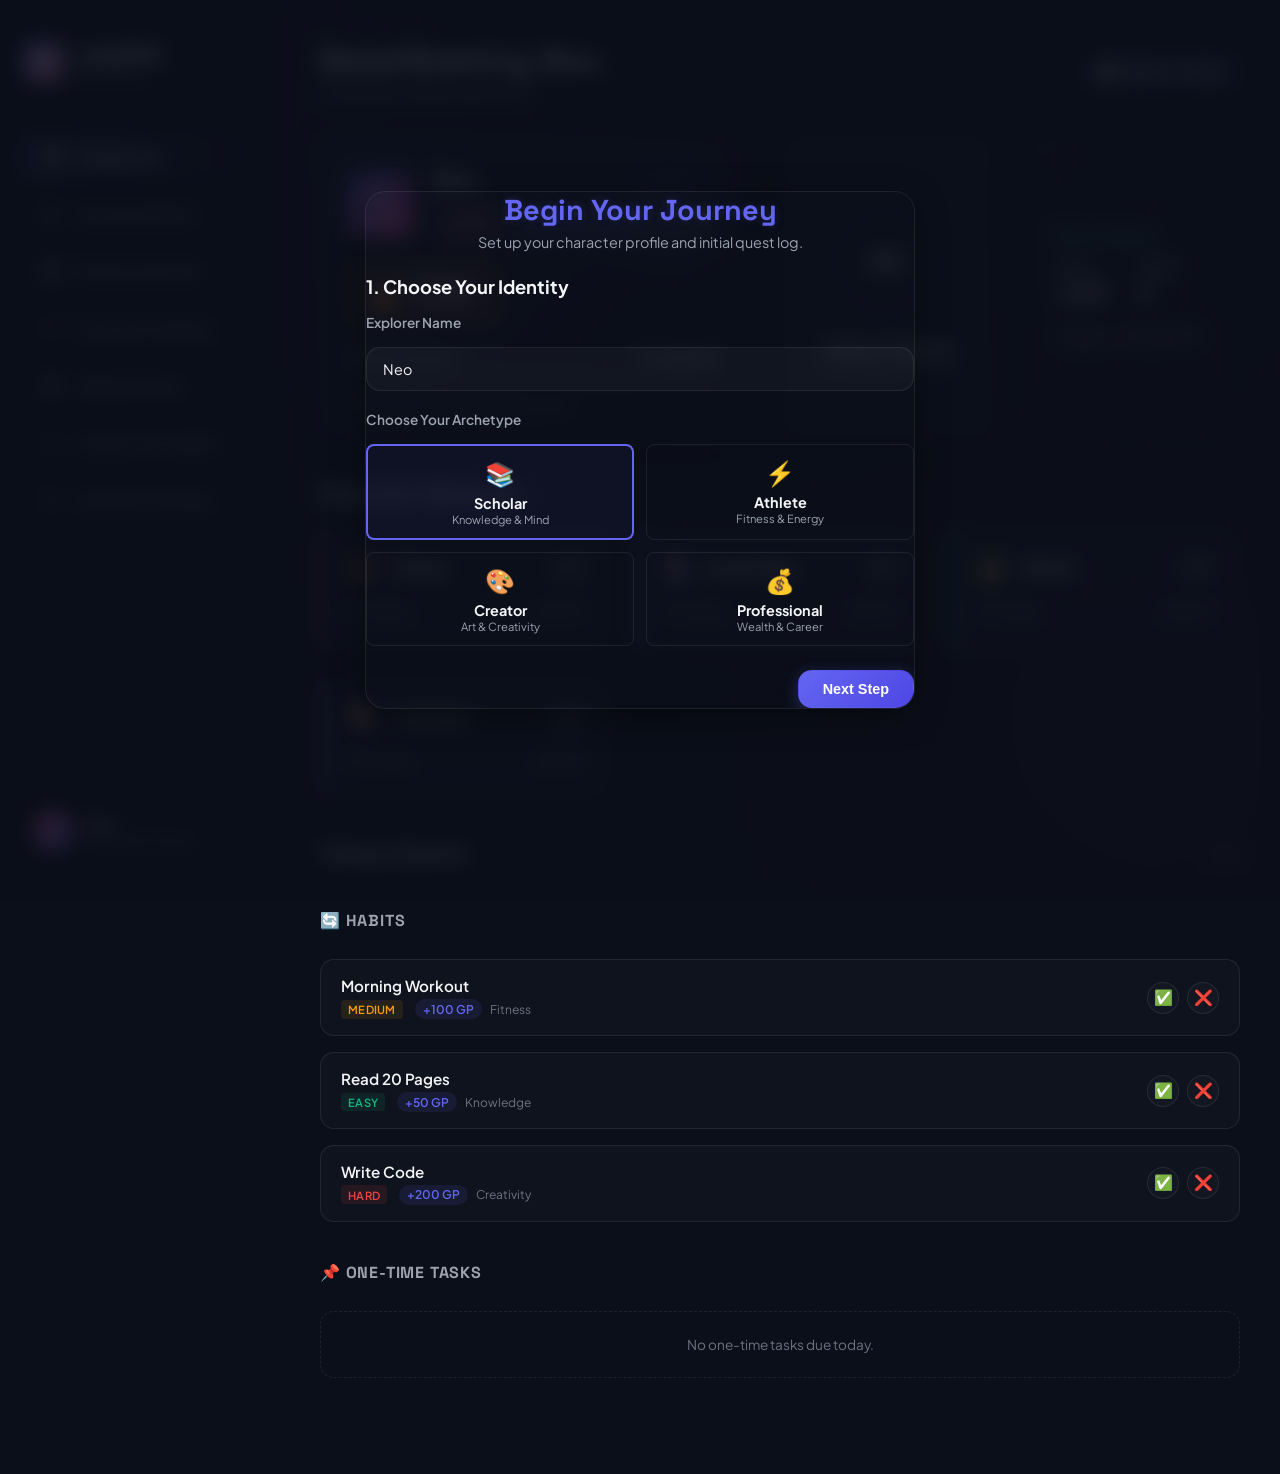
<file: index.html>
<!DOCTYPE html>
<html lang="en">
<head>
    <meta charset="UTF-8">
    <meta name="viewport" content="width=device-width, initial-scale=1.0">
    <title>LifeRPG — Build the person you want to become</title>
    <!-- Premium Fonts -->
    <link rel="preconnect" href="https://fonts.googleapis.com">
    <link rel="preconnect" href="https://fonts.gstatic.com" crossorigin>
    <link href="https://fonts.googleapis.com/css2?family=Plus+Jakarta+Sans:wght@300;400;500;600;700;800&family=Space+Grotesk:wght@500;700&display=swap" rel="stylesheet">
    
    <!-- CSS Stylesheets -->
    <link rel="stylesheet" href="css/main.css">
    <link rel="stylesheet" href="css/dashboard.css">
</head>
<body>

    <div class="app-container">
        <!-- Sidebar Navigation (Desktop) injected dynamically by layout.js -->

        <!-- Main Content Panel -->
        <main class="main-content">
            <header class="section-header" style="display: flex; justify-content: space-between; align-items: center; flex-wrap: wrap; gap: 1rem;">
                <div>
                    <h2 class="section-title" id="dashboard-greeting">Good Morning, Explorer.</h2>
                    <p class="section-subtitle" id="dashboard-motivation">Today is another opportunity to become the person you are building.</p>
                </div>
                <button class="btn btn-secondary" id="btn-open-reflection" style="padding: 0.5rem 1rem; font-size: 0.8rem; display: flex; align-items: center; gap: 6px; border-color: var(--color-primary); color: var(--text-primary); cursor: pointer; transition: all 0.2s;">
                    <span>📝</span> Reflect on Today
                </button>
            </header>

            <!-- Player Overview Grid -->
            <div class="grid-dashboard">
                <!-- Profile Card -->
                <div class="card profile-card">
                    <div class="profile-header">
                        <div class="player-info-container">
                            <div class="player-badge-lvl">
                                <span class="lvl-num" id="player-level">1</span>
                                <span class="lvl-lbl">Level</span>
                            </div>
                            <div class="player-meta" style="flex-grow: 1;">
                                <h2 id="player-name">Neo</h2>
                                <div class="mission-badge" id="btn-edit-mission" style="cursor: pointer; display: flex; align-items: center; gap: 6px;" title="Click to edit primary mission">
                                    <span style="font-weight: 700; text-transform: uppercase; font-size: 0.65rem; color: var(--color-accent); letter-spacing: 0.05em;">Primary Mission:</span>
                                    <span id="current-mission" style="border-bottom: 1px dashed var(--color-primary); padding-bottom: 1px;">Build the person you want to become</span>
                                    <span class="edit-icon" style="opacity: 0.6; font-size: 0.75rem;">✏️</span>
                                </div>
                                <input type="text" id="primary-mission-input" style="display: none; background: rgba(0,0,0,0.5); color: var(--text-primary); border: 1px solid var(--color-primary); padding: 4px 8px; border-radius: 6px; font-size: 0.8rem; width: 100%; margin-top: 4px;" value="Build the person you want to become">
                            </div>
                        </div>

                        <!-- Streak Momentum -->
                        <div class="momentum-badge">
                            <span class="momentum-icon">🔥</span>
                            <div class="momentum-details">
                                <span class="momentum-val" id="player-streak">0 Days</span>
                                <span class="momentum-lbl">Momentum</span>
                            </div>
                        </div>
                    </div>

                    <!-- XP progress -->
                    <div class="xp-progress-module">
                        <div class="xp-label-row">
                            <span style="font-weight: 700; font-family: var(--font-display); font-size: 0.85rem;">Growth Progress</span>
                            <span class="xp-val" id="player-xp-label">0 / 1000 Growth Points</span>
                        </div>
                        <div class="progress-bar-outer">
                            <div class="progress-bar-inner" id="player-xp-bar"></div>
                        </div>
                        <div style="font-size: 0.7rem; color: var(--text-secondary); margin-top: 4px;" id="player-remaining-gp-label">
                            1000 Growth Points remaining until Level 2
                        </div>
                    </div>
                </div>

                <!-- Today's Completion Dial Card -->
                <div class="card completion-card">
                    <div class="dial-svg-container">
                        <svg class="dial-svg" width="120" height="120" viewBox="0 0 120 120">
                            <defs>
                                <linearGradient id="dial-gradient" x1="0%" y1="0%" x2="100%" y2="100%">
                                    <stop offset="0%" stop-color="var(--color-primary)" />
                                    <stop offset="100%" stop-color="var(--color-accent)" />
                                </linearGradient>
                            </defs>
                            <circle class="dial-circle-bg" cx="60" cy="60" r="50" />
                            <circle class="dial-circle-fill" id="completion-dial-fill" cx="60" cy="60" r="50" />
                        </svg>
                        <div class="dial-text" id="completion-dial-text">0%</div>
                    </div>
                    <div>
                        <h4 style="font-weight: 700; margin-bottom: 2px;">Today's Progress</h4>
                        <p style="font-size: 0.75rem; color: var(--text-secondary);" id="completion-count-text">0 of 0 habits complete</p>
                    </div>
                </div>

                <!-- Progress Since Joining Lifetime Card -->
                <div class="card lifetime-stats-card" style="display: flex; flex-direction: column; justify-content: center; gap: 10px; border: 1px solid rgba(16, 185, 129, 0.25); background: linear-gradient(135deg, rgba(20, 27, 45, 0.4), rgba(11, 15, 25, 0.4));">
                    <h4 style="font-weight: 700; margin-bottom: 2px; font-family: var(--font-display); font-size: 0.95rem; color: var(--color-secondary);">Since Joining</h4>
                    <div style="display: grid; grid-template-columns: 1fr 1fr; gap: 10px;">
                        <div>
                            <span style="font-size: 0.65rem; color: var(--text-secondary); text-transform: uppercase; font-weight: 700; display: block; letter-spacing: 0.05em;">Total Growth</span>
                            <span style="font-size: 1.1rem; font-weight: 800; color: var(--text-primary);" id="lifetime-gp">+0 GP</span>
                        </div>
                        <div>
                            <span style="font-size: 0.65rem; color: var(--text-secondary); text-transform: uppercase; font-weight: 700; display: block; letter-spacing: 0.05em;">Quests Done</span>
                            <span style="font-size: 1.1rem; font-weight: 800; color: var(--text-primary);" id="lifetime-completions">0</span>
                        </div>
                    </div>
                    <div id="lifetime-breakdown" style="font-size: 0.7rem; color: var(--text-secondary); border-top: 1px solid var(--border-color); padding-top: 6px; line-height: 1.3;">
                        Fitness Lvl 1 • Knowledge Lvl 1
                    </div>
                </div>
            </div>

            <!-- Attribute Cards Section -->
            <section style="margin-bottom: 2.5rem;">
                <h3 style="font-family: var(--font-display); font-size: 1.25rem; font-weight: 700; margin-bottom: 1.25rem;">Character Attributes</h3>
                <div class="attributes-grid" id="attributes-container">
                    <!-- Attributes cards injected here -->
                </div>
            </section>

            <!-- Today's Quests Checklist Section -->
            <section>
                <div class="quests-header">
                    <h3>Today's Quests</h3>
                    <span style="font-size: 0.85rem; color: var(--text-secondary);" id="quests-remaining-label">0 left</span>
                </div>
                <div class="quest-list" id="quests-container">
                    <!-- Quest items injected here -->
                </div>
            </section>
        </main>
    </div>

    <!-- Onboarding Wizard Overlay -->
    <div class="modal-overlay" id="onboarding-modal-overlay" style="z-index: 9999;">
        <div class="modal-card onboarding-card" style="max-width: 550px; background: var(--bg-card); border: 1px solid var(--border-color); box-shadow: 0 8px 32px rgba(0,0,0,0.4);">
            <div class="onboarding-header" style="text-align: center; margin-bottom: 1.5rem;">
                <h2 style="font-family: var(--font-display); font-size: 1.8rem; font-weight: 800; color: var(--color-primary); margin-bottom: 5px; text-shadow: 0 0 10px rgba(99,102,241,0.2);">Begin Your Journey</h2>
                <p style="color: var(--text-secondary); font-size: 0.9rem;">Set up your character profile and initial quest log.</p>
            </div>
            
            <div class="onboarding-steps-container">
                <!-- Step 1: Profile & Archetype -->
                <div class="onboarding-step active" id="onboarding-step-1">
                    <h3 style="font-size: 1.15rem; font-weight: 700; margin-bottom: 1rem; color: var(--text-primary);">1. Choose Your Identity</h3>
                    <div class="form-group">
                        <label class="form-label" for="onboard-player-name" style="margin-bottom: 0.5rem; display: block;">Explorer Name</label>
                        <input class="form-input" type="text" id="onboard-player-name" placeholder="Enter your name" value="Neo" required style="width: 100%;">
                    </div>
                    <div class="form-group" style="margin-top: 1.25rem;">
                        <label class="form-label" style="margin-bottom: 0.5rem; display: block;">Choose Your Archetype</label>
                        <div class="archetype-picker" style="display: grid; grid-template-columns: 1fr 1fr; gap: 0.75rem;">
                            <div class="archetype-card active" data-archetype="Scholar" style="border: 2px solid var(--color-primary); padding: 0.75rem; border-radius: 8px; cursor: pointer; text-align: center; background: rgba(99,102,241,0.05); transition: all 0.2s;">
                                <span style="font-size: 1.5rem;">📚</span>
                                <h4 style="font-weight: 700; margin-top: 5px; font-size: 0.9rem; color: var(--text-primary);">Scholar</h4>
                                <p style="font-size: 0.7rem; color: var(--text-secondary); margin: 0;">Knowledge & Mind</p>
                            </div>
                            <div class="archetype-card" data-archetype="Athlete" style="border: 1px solid var(--border-color); padding: 0.75rem; border-radius: 8px; cursor: pointer; text-align: center; background: transparent; transition: all 0.2s;">
                                <span style="font-size: 1.5rem;">⚡</span>
                                <h4 style="font-weight: 700; margin-top: 5px; font-size: 0.9rem; color: var(--text-primary);">Athlete</h4>
                                <p style="font-size: 0.7rem; color: var(--text-secondary); margin: 0;">Fitness & Energy</p>
                            </div>
                            <div class="archetype-card" data-archetype="Creator" style="border: 1px solid var(--border-color); padding: 0.75rem; border-radius: 8px; cursor: pointer; text-align: center; background: transparent; transition: all 0.2s;">
                                <span style="font-size: 1.5rem;">🎨</span>
                                <h4 style="font-weight: 700; margin-top: 5px; font-size: 0.9rem; color: var(--text-primary);">Creator</h4>
                                <p style="font-size: 0.7rem; color: var(--text-secondary); margin: 0;">Art & Creativity</p>
                            </div>
                            <div class="archetype-card" data-archetype="Professional" style="border: 1px solid var(--border-color); padding: 0.75rem; border-radius: 8px; cursor: pointer; text-align: center; background: transparent; transition: all 0.2s;">
                                <span style="font-size: 1.5rem;">💰</span>
                                <h4 style="font-weight: 700; margin-top: 5px; font-size: 0.9rem; color: var(--text-primary);">Professional</h4>
                                <p style="font-size: 0.7rem; color: var(--text-secondary); margin: 0;">Wealth & Career</p>
                            </div>
                        </div>
                    </div>
                    <div style="display: flex; justify-content: flex-end; margin-top: 1.5rem;">
                        <button class="btn btn-primary" id="onboard-next-1" style="padding: 0.6rem 1.5rem;">Next Step</button>
                    </div>
                </div>

                <!-- Step 2: Focus Areas -->
                <div class="onboarding-step" id="onboarding-step-2" style="display: none;">
                    <h3 style="font-size: 1.15rem; font-weight: 700; margin-bottom: 0.5rem; color: var(--text-primary);">2. Select Life Focus Areas</h3>
                    <p style="color: var(--text-secondary); font-size: 0.8rem; margin-bottom: 1.25rem;">Choose the core attributes you wish to develop (select at least one).</p>
                    <div class="focus-picker" style="display: flex; flex-direction: column; gap: 0.75rem;">
                        <label class="focus-item" style="display: flex; align-items: center; justify-content: space-between; border: 1px solid var(--border-color); padding: 0.75rem 1rem; border-radius: 8px; cursor: pointer; background: rgba(255,255,255,0.01);">
                            <div style="display: flex; align-items: center; gap: 10px;">
                                <span style="color: #EC4899; font-size: 1.2rem;">⚡</span>
                                <div>
                                    <h4 style="font-weight: 700; font-size: 0.9rem; margin: 0; color: var(--text-primary);">Fitness</h4>
                                    <p style="font-size: 0.7rem; color: var(--text-secondary); margin: 0;">Health, exercise, and energy.</p>
                                </div>
                            </div>
                            <input type="checkbox" class="onboard-attr-checkbox" value="Fitness" checked style="width: 18px; height: 18px; cursor: pointer;">
                        </label>
                        <label class="focus-item" style="display: flex; align-items: center; justify-content: space-between; border: 1px solid var(--border-color); padding: 0.75rem 1rem; border-radius: 8px; cursor: pointer; background: rgba(255,255,255,0.01);">
                            <div style="display: flex; align-items: center; gap: 10px;">
                                <span style="color: #3B82F6; font-size: 1.2rem;">📚</span>
                                <div>
                                    <h4 style="font-weight: 700; font-size: 0.9rem; margin: 0; color: var(--text-primary);">Knowledge</h4>
                                    <p style="font-size: 0.7rem; color: var(--text-secondary); margin: 0;">Learning, reading, and mental growth.</p>
                                </div>
                            </div>
                            <input type="checkbox" class="onboard-attr-checkbox" value="Knowledge" checked style="width: 18px; height: 18px; cursor: pointer;">
                        </label>
                        <label class="focus-item" style="display: flex; align-items: center; justify-content: space-between; border: 1px solid var(--border-color); padding: 0.75rem 1rem; border-radius: 8px; cursor: pointer; background: rgba(255,255,255,0.01);">
                            <div style="display: flex; align-items: center; gap: 10px;">
                                <span style="color: #10B981; font-size: 1.2rem;">💰</span>
                                <div>
                                    <h4 style="font-weight: 700; font-size: 0.9rem; margin: 0; color: var(--text-primary);">Wealth</h4>
                                    <p style="font-size: 0.7rem; color: var(--text-secondary); margin: 0;">Finance, savings, and professional career.</p>
                                </div>
                            </div>
                            <input type="checkbox" class="onboard-attr-checkbox" value="Wealth" checked style="width: 18px; height: 18px; cursor: pointer;">
                        </label>
                        <label class="focus-item" style="display: flex; align-items: center; justify-content: space-between; border: 1px solid var(--border-color); padding: 0.75rem 1rem; border-radius: 8px; cursor: pointer; background: rgba(255,255,255,0.01);">
                            <div style="display: flex; align-items: center; gap: 10px;">
                                <span style="color: #A855F7; font-size: 1.2rem;">🎨</span>
                                <div>
                                    <h4 style="font-weight: 700; font-size: 0.9rem; margin: 0; color: var(--text-primary);">Creativity</h4>
                                    <p style="font-size: 0.7rem; color: var(--text-secondary); margin: 0;">Arts, coding, and creative hobbies.</p>
                                </div>
                            </div>
                            <input type="checkbox" class="onboard-attr-checkbox" value="Creativity" checked style="width: 18px; height: 18px; cursor: pointer;">
                        </label>
                    </div>
                    <div style="display: flex; justify-content: space-between; margin-top: 1.5rem;">
                        <button class="btn btn-secondary" id="onboard-back-2">Back</button>
                        <button class="btn btn-primary" id="onboard-next-2" style="padding: 0.6rem 1.5rem;">Next Step</button>
                    </div>
                </div>

                <!-- Step 3: starter habits -->
                <div class="onboarding-step" id="onboarding-step-3" style="display: none;">
                    <h3 style="font-size: 1.15rem; font-weight: 700; margin-bottom: 0.5rem; color: var(--text-primary);">3. Establish Starter Habits</h3>
                    <p style="color: var(--text-secondary); font-size: 0.8rem; margin-bottom: 1.25rem;">Define three simple habits to start tracking today.</p>
                    
                    <div class="form-group" style="margin-bottom: 1rem;">
                        <label class="form-label" for="onboard-habit-1" style="margin-bottom: 0.35rem; display: block;">Habit 1 (Fitness Focus)</label>
                        <input class="form-input onboard-habit-input" type="text" id="onboard-habit-1" placeholder="e.g. Do 20 pushups" value="20 pushups" style="width: 100%;">
                    </div>
                    <div class="form-group" style="margin-bottom: 1rem;">
                        <label class="form-label" for="onboard-habit-2" style="margin-bottom: 0.35rem; display: block;">Habit 2 (Knowledge Focus)</label>
                        <input class="form-input onboard-habit-input" type="text" id="onboard-habit-2" placeholder="e.g. Read 15 minutes" value="Read 15 minutes" style="width: 100%;">
                    </div>
                    <div class="form-group" style="margin-bottom: 1.25rem;">
                        <label class="form-label" for="onboard-habit-3" style="margin-bottom: 0.35rem; display: block;">Habit 3 (Creativity Focus)</label>
                        <input class="form-input onboard-habit-input" type="text" id="onboard-habit-3" placeholder="e.g. Write code for 30 minutes" value="Write code" style="width: 100%;">
                    </div>
                    
                    <div style="display: flex; justify-content: space-between; margin-top: 1.5rem;">
                        <button class="btn btn-secondary" id="onboard-back-3">Back</button>
                        <button class="btn btn-primary" id="onboard-finish" style="padding: 0.6rem 1.5rem; background: var(--color-secondary); border-color: var(--color-secondary);">Finalize Onboarding</button>
                    </div>
                </div>
            </div>
        </div>
    </div>

    <!-- Outcome Logging Modal Overlay -->
    <div class="modal-overlay" id="outcome-log-modal-overlay">
        <div class="modal-card" style="max-width: 400px;">
            <div class="modal-header">
                <h3 class="modal-title" id="outcome-log-modal-title">Log Outcome Metric</h3>
            </div>
            <div class="modal-body">
                <input type="hidden" id="outcome-log-habit-id">
                <input type="hidden" id="outcome-log-metric-id">
                <div class="form-group">
                    <label class="form-label" id="outcome-log-label" for="outcome-log-value">Log your metric value:</label>
                    <input class="form-input" type="number" step="any" id="outcome-log-value" placeholder="Enter value" required>
                </div>
            </div>
            <div class="modal-footer">
                <button class="btn btn-secondary" id="btn-outcome-log-skip">Skip</button>
                <button class="btn btn-primary" id="btn-outcome-log-save">Save Value</button>
            </div>
        </div>
    </div>

    <!-- Daily Reflection Modal Overlay -->
    <div class="modal-overlay" id="reflection-modal-overlay">
        <div class="modal-card" style="max-width: 450px;">
            <div class="modal-header">
                <h3 class="modal-title">Daily Reflection</h3>
                <button class="modal-close-btn" id="btn-close-reflection-modal">
                    <svg viewBox="0 0 24 24"><line x1="18" y1="6" x2="6" y2="18"/><line x1="6" y1="6" x2="18" y2="18"/></svg>
                </button>
            </div>
            <div class="modal-body">
                <div class="form-group">
                    <label class="form-label" style="margin-bottom: 0.5rem;">How was your today?</label>
                    <div style="display: flex; justify-content: space-around; gap: 8px;">
                        <button class="btn btn-secondary mood-btn" data-mood="Great" style="font-size: 1.5rem; padding: 0.5rem; flex-grow: 1; display: flex; flex-direction: column; align-items: center;">😀<span style="font-size: 0.7rem; display: block; margin-top: 4px;">Great</span></button>
                        <button class="btn btn-secondary mood-btn" data-mood="Good" style="font-size: 1.5rem; padding: 0.5rem; flex-grow: 1; display: flex; flex-direction: column; align-items: center;">🙂<span style="font-size: 0.7rem; display: block; margin-top: 4px;">Good</span></button>
                        <button class="btn btn-secondary mood-btn" data-mood="Average" style="font-size: 1.5rem; padding: 0.5rem; flex-grow: 1; display: flex; flex-direction: column; align-items: center;">😐<span style="font-size: 0.7rem; display: block; margin-top: 4px;">Average</span></button>
                        <button class="btn btn-secondary mood-btn" data-mood="Tough" style="font-size: 1.5rem; padding: 0.5rem; flex-grow: 1; display: flex; flex-direction: column; align-items: center;">😔<span style="font-size: 0.7rem; display: block; margin-top: 4px;">Tough</span></button>
                    </div>
                </div>
                <div class="form-group" style="margin-top: 1rem;">
                    <label class="form-label" for="reflection-notes">Daily Notes / Learnings</label>
                    <textarea class="form-textarea" id="reflection-notes" rows="3" placeholder="What went well today? What did you learn?"></textarea>
                </div>
            </div>
            <div class="modal-footer">
                <button class="btn btn-secondary" id="btn-cancel-reflection">Close</button>
                <button class="btn btn-primary" id="btn-save-reflection">Save Reflection</button>
            </div>
        </div>
    </div>

    <!-- JS Scripts -->
    <script src="js/store.js"></script>
    <script src="js/layout.js"></script>
    <script src="js/main.js"></script>
    <script src="js/dashboard.js"></script>
</body>
</html>
</file>
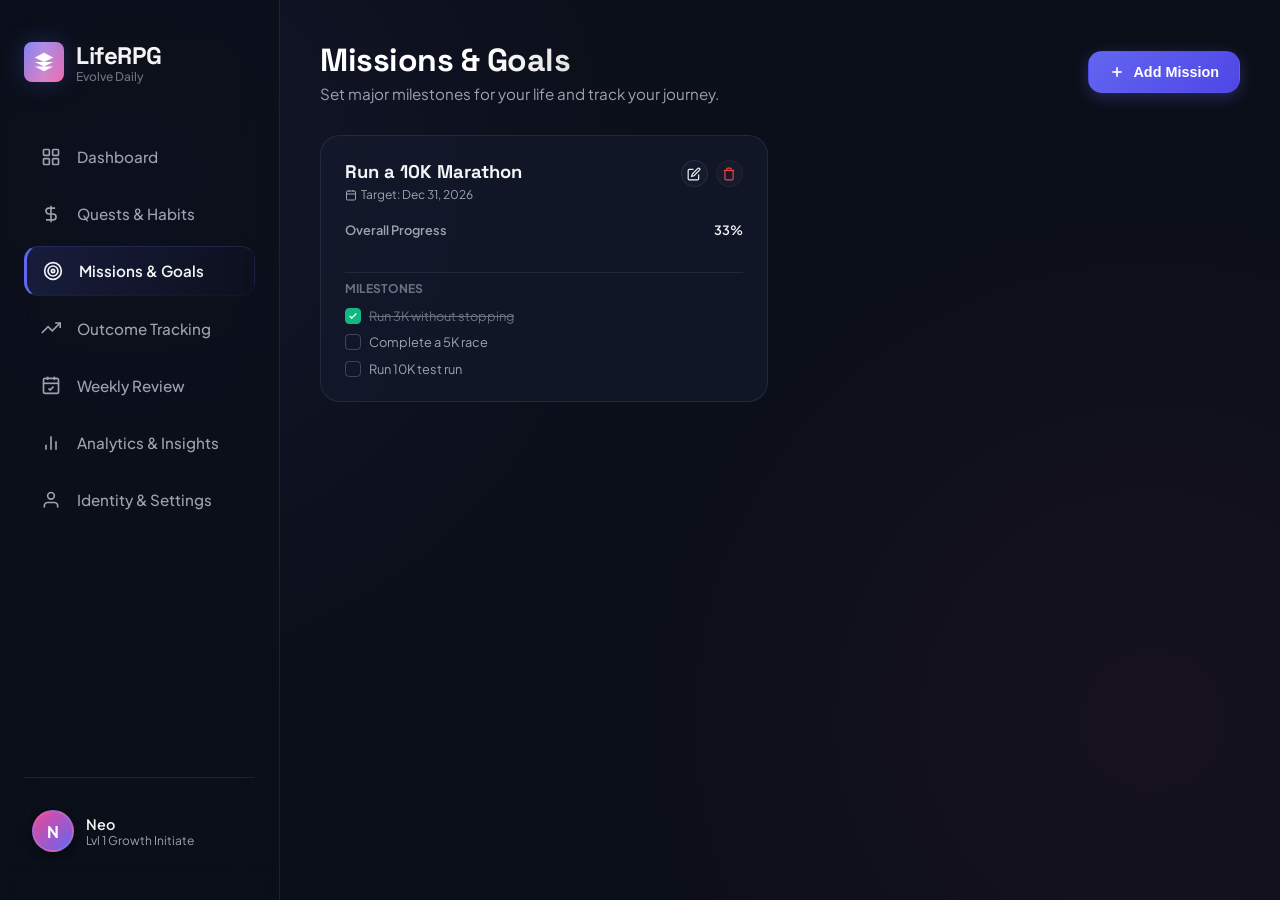
<file: pages/goals.html>
<!DOCTYPE html>
<html lang="en">
<head>
    <meta charset="UTF-8">
    <meta name="viewport" content="width=device-width, initial-scale=1.0">
    <title>Missions & Goals — LifeRPG</title>
    <!-- Premium Fonts -->
    <link rel="preconnect" href="https://fonts.googleapis.com">
    <link rel="preconnect" href="https://fonts.gstatic.com" crossorigin>
    <link href="https://fonts.googleapis.com/css2?family=Plus+Jakarta+Sans:wght@300;400;500;600;700;800&family=Space+Grotesk:wght@500;700&display=swap" rel="stylesheet">
    
    <!-- CSS Stylesheets -->
    <link rel="stylesheet" href="../css/main.css">
    <link rel="stylesheet" href="../css/goals.css">
</head>
<body>

    <div class="app-container">
        <!-- Sidebar Navigation (Desktop) injected dynamically by layout.js -->

        <!-- Main Content Panel -->
        <main class="main-content">
            <header class="section-header">
                <div>
                    <h2 class="section-title">Missions & Goals</h2>
                    <p class="section-subtitle">Set major milestones for your life and track your journey.</p>
                </div>
                <button class="btn btn-primary" id="btn-create-goal">
                    <svg viewBox="0 0 24 24" width="16" height="16" stroke="currentColor" stroke-width="2.5" fill="none"><line x1="12" y1="5" x2="12" y2="19"/><line x1="5" y1="12" x2="19" y2="12"/></svg>
                    Add Mission
                </button>
            </header>

            <!-- Goals Grid -->
            <div class="goals-grid" id="goals-container">
                <!-- Goal cards injected here -->
            </div>
        </main>
    </div>

    <!-- Goal Create/Edit Modal -->
    <div class="modal-overlay" id="goal-modal-overlay">
        <div class="modal-card">
            <div class="modal-header">
                <h3 class="modal-title" id="modal-goal-title">Add Mission</h3>
                <button class="modal-close-btn" id="btn-close-modal">
                    <svg viewBox="0 0 24 24"><line x1="18" y1="6" x2="6" y2="18"/><line x1="6" y1="6" x2="18" y2="18"/></svg>
                </button>
            </div>
            <div class="modal-body">
                <input type="hidden" id="edit-goal-id">

                <div class="form-group">
                    <label class="form-label" for="goal-name">Mission Name</label>
                    <input class="form-input" type="text" id="goal-name" placeholder="e.g. Learn Spanish conversational level" required>
                </div>

                <div class="form-group">
                    <label class="form-label" for="goal-deadline">Deadline</label>
                    <input class="form-input" type="date" id="goal-deadline" required>
                </div>

                <!-- Milestones Section inside modal -->
                <div class="form-group">
                    <div style="display: flex; justify-content: space-between; align-items: center; margin-bottom: 0.25rem;">
                        <label class="form-label">Milestones</label>
                        <button class="btn btn-secondary" style="padding: 0.25rem 0.6rem; font-size: 0.75rem;" id="btn-add-milestone-field">Add Milestone</button>
                    </div>
                    <div id="milestones-form-fields-container">
                        <!-- Dynamic input rows here -->
                    </div>
                </div>
            </div>
            <div class="modal-footer">
                <button class="btn btn-secondary" id="btn-cancel-modal">Cancel</button>
                <button class="btn btn-primary" id="btn-save-goal">Save Mission</button>
            </div>
        </div>
    </div>

    <!-- JS Scripts -->
    <script src="../js/store.js"></script>
    <script src="../js/layout.js"></script>
    <script src="../js/main.js"></script>
    <script src="../js/goals.js"></script>
</body>
</html>
</file>
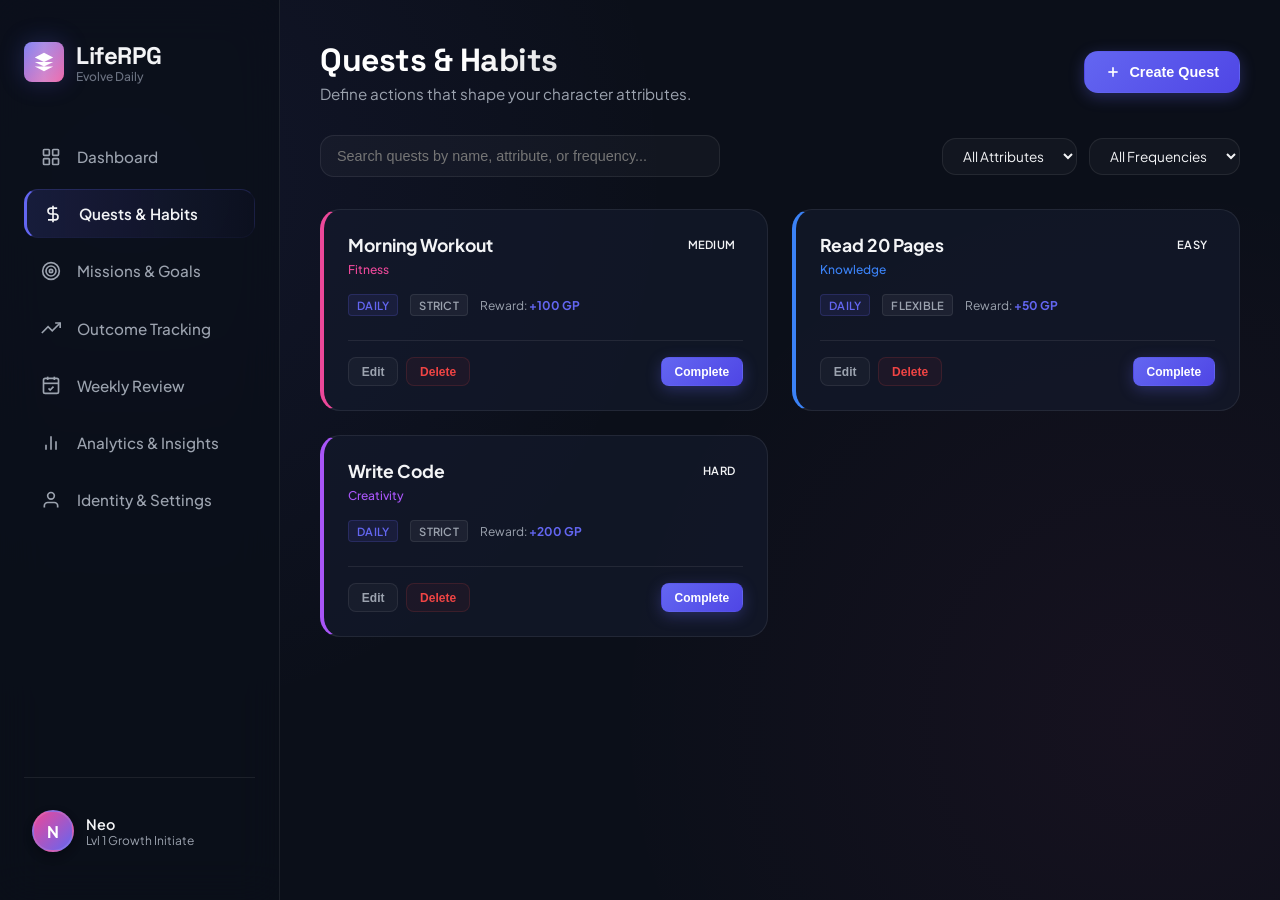
<file: pages/habits.html>
<!DOCTYPE html>
<html lang="en">
<head>
    <meta charset="UTF-8">
    <meta name="viewport" content="width=device-width, initial-scale=1.0">
    <title>Quests & Habits — LifeRPG</title>
    <!-- Premium Fonts -->
    <link rel="preconnect" href="https://fonts.googleapis.com">
    <link rel="preconnect" href="https://fonts.gstatic.com" crossorigin>
    <link href="https://fonts.googleapis.com/css2?family=Plus+Jakarta+Sans:wght@300;400;500;600;700;800&family=Space+Grotesk:wght@500;700&display=swap" rel="stylesheet">
    
    <!-- CSS Stylesheets -->
    <link rel="stylesheet" href="../css/main.css">
    <link rel="stylesheet" href="../css/habits.css">
</head>
<body>

    <div class="app-container">
        <!-- Sidebar Navigation (Desktop) injected dynamically by layout.js -->

        <!-- Main Content Panel -->
        <main class="main-content">
            <header class="section-header">
                <div>
                    <h2 class="section-title">Quests & Habits</h2>
                    <p class="section-subtitle">Define actions that shape your character attributes.</p>
                </div>
                <button class="btn btn-primary" id="btn-create-habit">
                    <svg viewBox="0 0 24 24" width="16" height="16" stroke="currentColor" stroke-width="2.5" fill="none"><line x1="12" y1="5" x2="12" y2="19"/><line x1="5" y1="12" x2="19" y2="12"/></svg>
                    Create Quest
                </button>
            </header>

            <!-- Search & Filters Row -->
            <div class="habits-actions-row" style="margin-bottom: 2rem; display: flex; gap: 1rem; flex-wrap: wrap; width: 100%;">
                <div class="search-box" style="flex-grow: 1; max-width: 400px; position: relative;">
                    <input type="text" id="search-input" placeholder="Search quests by name, attribute, or frequency..." style="background: rgba(255,255,255,0.03); border: 1px solid var(--border-color); border-radius: var(--radius-md); padding: 0.75rem 1rem; color: var(--text-primary); font-size: 0.9rem; width: 100%; outline: none; transition: var(--transition-smooth);">
                </div>
                <div class="filter-group" style="display: flex; gap: 0.75rem;">
                    <select id="filter-category" class="form-select" style="padding: 0.5rem 1rem; font-size: 0.85rem; border-radius: var(--radius-md); width: auto;">
                        <option value="all">All Attributes</option>
                        <option value="Fitness">Fitness</option>
                        <option value="Knowledge">Knowledge</option>
                        <option value="Wealth">Wealth</option>
                        <option value="Creativity">Creativity</option>
                    </select>
                    <select id="filter-frequency" class="form-select" style="padding: 0.5rem 1rem; font-size: 0.85rem; border-radius: var(--radius-md); width: auto;">
                        <option value="all">All Frequencies</option>
                        <option value="Daily">Daily</option>
                        <option value="Weekly">Weekly</option>
                        <option value="Monthly">Monthly</option>
                        <option value="One-time">One-time</option>
                    </select>
                </div>
            </div>

            <!-- Habits Grid -->
            <div class="habits-grid" id="habits-container">
                <!-- Habit items will be dynamically injected here -->
            </div>
        </main>
    </div>

    <!-- Habit Create/Edit Modal Overlay -->
    <div class="modal-overlay" id="habit-modal-overlay">
        <div class="modal-card">
            <div class="modal-header">
                <h3 class="modal-title" id="modal-habit-title">Create Action</h3>
                <button class="modal-close-btn" id="btn-close-modal">
                    <svg viewBox="0 0 24 24"><line x1="18" y1="6" x2="6" y2="18"/><line x1="6" y1="6" x2="18" y2="18"/></svg>
                </button>
            </div>
            <div class="modal-body">
                <input type="hidden" id="edit-habit-id">
                
                <div class="form-group">
                    <label class="form-label" for="habit-name">Quest Name</label>
                    <input class="form-input" type="text" id="habit-name" placeholder="e.g. Meditate for 15 mins" required>
                </div>

                <div style="display: grid; grid-template-columns: 1fr 1fr; gap: 1rem;">
                    <div class="form-group">
                        <label class="form-label" for="habit-category">Linked Attribute (Category)</label>
                        <select class="form-select" id="habit-category">
                            <option value="Fitness">Fitness (⚡)</option>
                            <option value="Knowledge">Knowledge (📚)</option>
                            <option value="Wealth">Wealth (💰)</option>
                            <option value="Creativity">Creativity (🎨)</option>
                            <option value="new-focus">+ Create New Focus Area...</option>
                        </select>
                    </div>

                    <div class="form-group">
                        <label class="form-label" for="habit-outcome">Link to Outcome Metric</label>
                        <select class="form-select" id="habit-outcome">
                            <option value="">None</option>
                        </select>
                    </div>
                </div>

                <div style="display: grid; grid-template-columns: 1fr 1fr; gap: 1rem;">
                    <div class="form-group">
                        <label class="form-label" for="habit-difficulty">Difficulty</label>
                        <select class="form-select" id="habit-difficulty">
                            <option value="Easy">Easy (50 GP)</option>
                            <option value="Medium">Medium (100 GP)</option>
                            <option value="Hard">Hard (200 GP)</option>
                        </select>
                    </div>

                    <div class="form-group">
                        <label class="form-label" for="habit-frequency">Frequency</label>
                        <select class="form-select" id="habit-frequency">
                            <option value="Daily">Daily</option>
                            <option value="Weekly">Weekly</option>
                            <option value="Monthly">Monthly</option>
                            <option value="One-time">One-time</option>
                        </select>
                    </div>
                </div>

                <div style="display: grid; grid-template-columns: 1fr 1fr; gap: 1rem;">
                    <div class="form-group" id="streak-mode-group">
                        <label class="form-label" for="habit-streak-mode">Streak Mode</label>
                        <select class="form-select" id="habit-streak-mode">
                            <option value="strict">Strict (Reset on 1 miss)</option>
                            <option value="flexible">Flexible (Stay active if 5/7 days completed)</option>
                        </select>
                    </div>

                    <div class="form-group" id="habit-deadline-group" style="display: none;">
                        <label class="form-label" for="habit-deadline">Deadline Date</label>
                        <input class="form-input" type="date" id="habit-deadline">
                    </div>
                </div>
            </div>
            <div class="modal-footer">
                <button class="btn btn-secondary" id="btn-cancel-modal">Cancel</button>
                <button class="btn btn-primary" id="btn-save-habit">Save Action</button>
            </div>
        </div>
    </div>

    <!-- JS Scripts -->
    <script src="../js/store.js"></script>
    <script src="../js/layout.js"></script>
    <script src="../js/main.js"></script>
    <script src="../js/habits.js"></script>
</body>
</html>
</file>
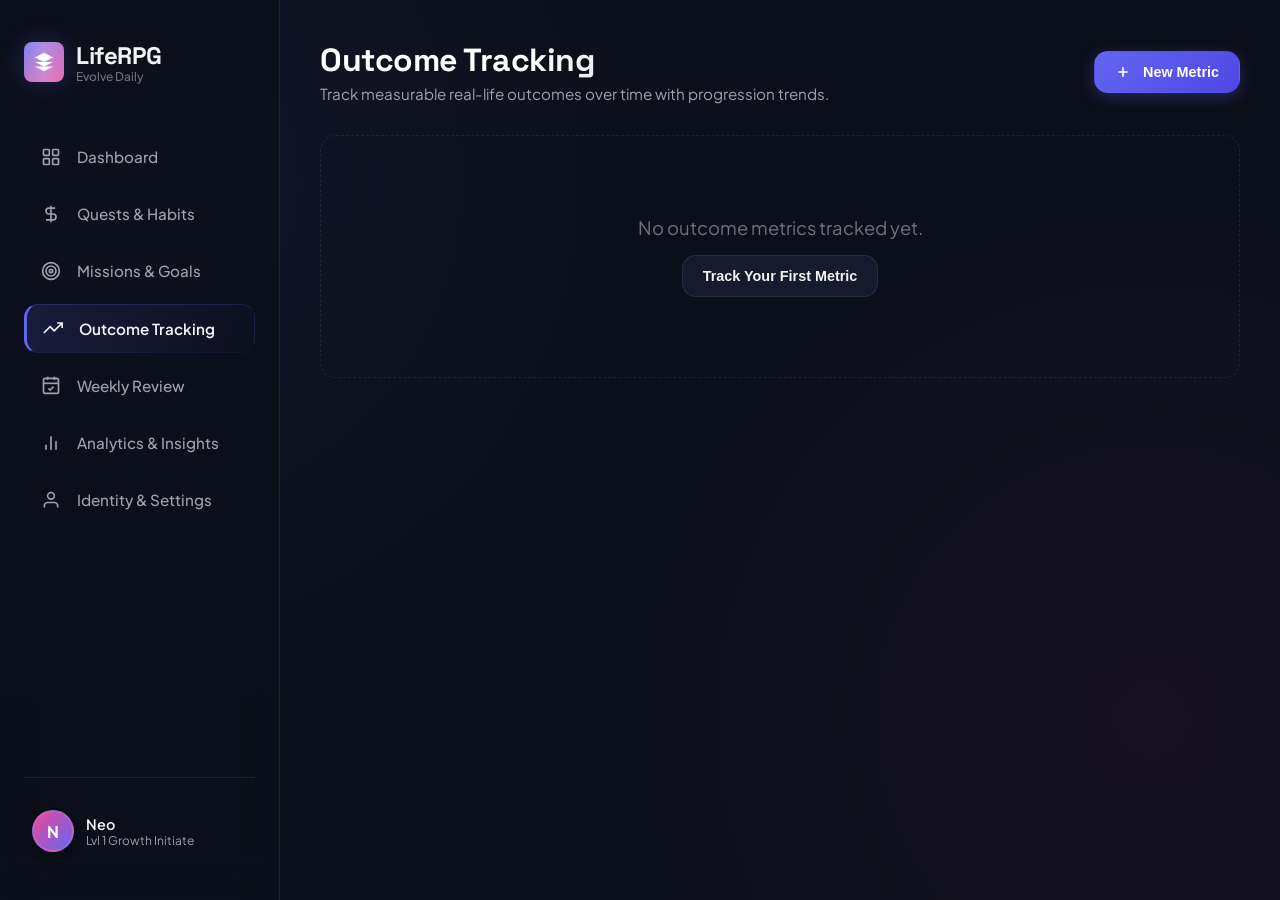
<file: pages/outcomes.html>
<!DOCTYPE html>
<html lang="en">
<head>
    <meta charset="UTF-8">
    <meta name="viewport" content="width=device-width, initial-scale=1.0">
    <title>Outcome Tracking — LifeRPG</title>
    <!-- Premium Fonts -->
    <link rel="preconnect" href="https://fonts.googleapis.com">
    <link rel="preconnect" href="https://fonts.gstatic.com" crossorigin>
    <link href="https://fonts.googleapis.com/css2?family=Plus+Jakarta+Sans:wght@300;400;500;600;700;800&family=Space+Grotesk:wght@500;700&display=swap" rel="stylesheet">
    
    <!-- CSS Stylesheets -->
    <link rel="stylesheet" href="../css/main.css">
    <link rel="stylesheet" href="../css/outcomes.css">
</head>
<body>

    <div class="app-container">
        <!-- Sidebar Navigation (Desktop) injected dynamically by layout.js -->

        <!-- Main Content Panel -->
        <main class="main-content">
            <header class="section-header">
                <div>
                    <h2 class="section-title">Outcome Tracking</h2>
                    <p class="section-subtitle">Track measurable real-life outcomes over time with progression trends.</p>
                </div>
                <button class="btn btn-primary" id="btn-create-outcome">
                    <svg viewBox="0 0 24 24" width="16" height="16" stroke="currentColor" stroke-width="2.5" fill="none" style="margin-right: 4px; display: inline-block; vertical-align: middle;"><line x1="12" y1="5" x2="12" y2="19"/><line x1="5" y1="12" x2="19" y2="12"/></svg>
                    New Metric
                </button>
            </header>

            <!-- Grid container for outcome cards -->
            <div class="outcomes-grid" id="outcomes-container">
                <!-- Injected dynamically -->
            </div>
        </main>
    </div>

    <!-- Create Outcome Metric Modal -->
    <div class="modal-overlay" id="outcome-modal-overlay">
        <div class="modal-card">
            <div class="modal-header">
                <h3 class="modal-title">Define Trackable Metric</h3>
                <button class="modal-close-btn" id="btn-close-modal">
                    <svg viewBox="0 0 24 24"><line x1="18" y1="6" x2="6" y2="18"/><line x1="6" y1="6" x2="18" y2="18"/></svg>
                </button>
            </div>
            <div class="modal-body">
                <div class="form-group">
                    <label class="form-label" for="outcome-name">Metric Name</label>
                    <input class="form-input" type="text" id="outcome-name" placeholder="e.g. Body Weight, Study Hours, Savings" required>
                </div>
                <div class="form-group">
                    <label class="form-label" for="outcome-unit">Measurement Unit</label>
                    <input class="form-input" type="text" id="outcome-unit" placeholder="e.g. kg, hours, books, km, $" required>
                </div>
                <div class="form-group">
                    <label class="form-label" for="outcome-target">Target Value (Optional)</label>
                    <input class="form-input" type="number" step="any" id="outcome-target" placeholder="e.g. 75, 40, 10">
                </div>
            </div>
            <div class="modal-footer">
                <button class="btn btn-secondary" id="btn-cancel-modal">Cancel</button>
                <button class="btn btn-primary" id="btn-save-outcome">Create Metric</button>
            </div>
        </div>
    </div>

    <!-- Log Value Modal -->
    <div class="modal-overlay" id="log-modal-overlay">
        <div class="modal-card">
            <div class="modal-header">
                <h3 class="modal-title">Log Metric Entry</h3>
                <button class="modal-close-btn" id="btn-close-log-modal">
                    <svg viewBox="0 0 24 24"><line x1="18" y1="6" x2="6" y2="18"/><line x1="6" y1="6" x2="18" y2="18"/></svg>
                </button>
            </div>
            <div class="modal-body">
                <input type="hidden" id="log-outcome-id">
                <div class="form-group">
                    <label class="form-label" for="log-value">Recorded Value (<span id="log-unit-label">unit</span>)</label>
                    <input class="form-input" type="number" step="any" id="log-value" placeholder="Enter value" required>
                </div>
                <div class="form-group">
                    <label class="form-label" for="log-date">Log Date</label>
                    <input class="form-input" type="date" id="log-date" required>
                </div>
            </div>
            <div class="modal-footer">
                <button class="btn btn-secondary" id="btn-cancel-log-modal">Cancel</button>
                <button class="btn btn-primary" id="btn-save-log">Save Log Entry</button>
            </div>
        </div>
    </div>

    <!-- JS Scripts -->
    <script src="../js/store.js"></script>
    <script src="../js/layout.js"></script>
    <script src="../js/main.js"></script>
    <script src="../js/outcomes.js"></script>
</body>
</html>
</file>
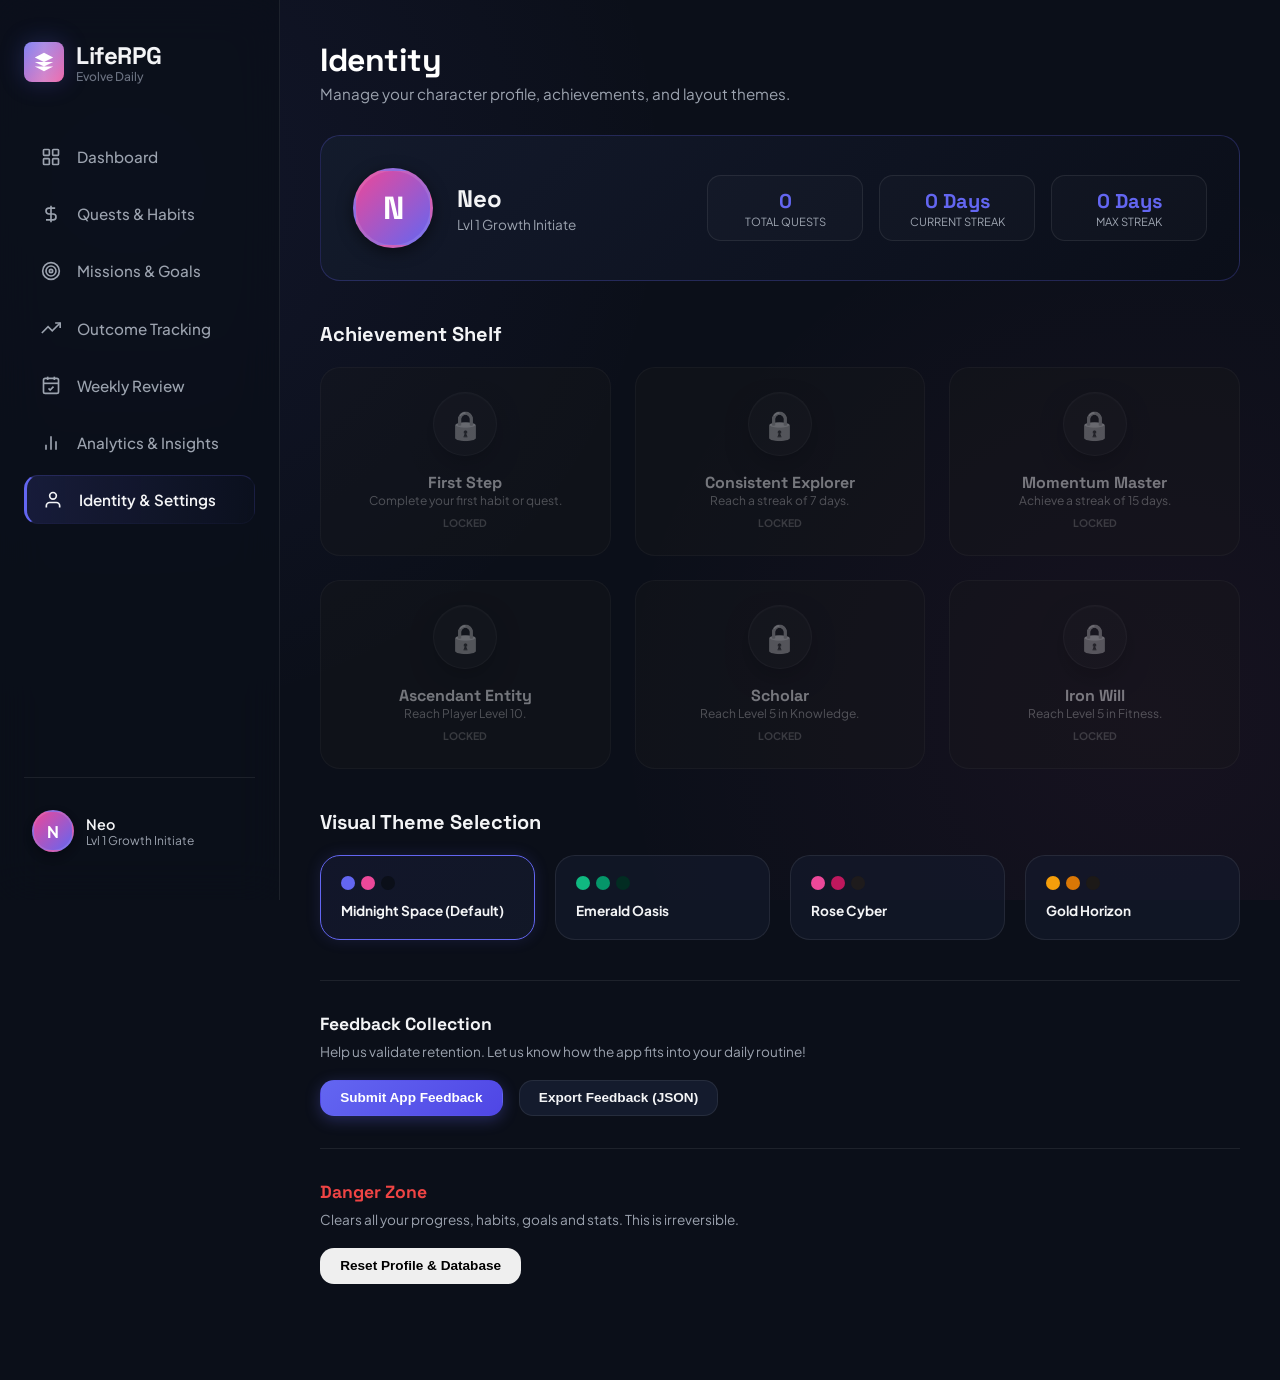
<file: pages/profile.html>
<!DOCTYPE html>
<html lang="en">
<head>
    <meta charset="UTF-8">
    <meta name="viewport" content="width=device-width, initial-scale=1.0">
    <title>Identity & Profile — LifeRPG</title>
    <!-- Premium Fonts -->
    <link rel="preconnect" href="https://fonts.googleapis.com">
    <link rel="preconnect" href="https://fonts.gstatic.com" crossorigin>
    <link href="https://fonts.googleapis.com/css2?family=Plus+Jakarta+Sans:wght@300;400;500;600;700;800&family=Space+Grotesk:wght@500;700&display=swap" rel="stylesheet">
    
    <!-- CSS Stylesheets -->
    <link rel="stylesheet" href="../css/main.css">
    <link rel="stylesheet" href="../css/profile.css">
</head>
<body>

    <div class="app-container">
        <!-- Sidebar Navigation (Desktop) injected dynamically by layout.js -->

        <!-- Main Content Panel -->
        <main class="main-content">
            <header class="section-header">
                <div>
                    <h2 class="section-title">Identity</h2>
                    <p class="section-subtitle">Manage your character profile, achievements, and layout themes.</p>
                </div>
            </header>

            <!-- Large Profile Meta -->
            <div class="profile-card-large">
                <div class="profile-large-meta">
                    <div class="avatar-large" id="profile-avatar">N</div>
                    <div>
                        <h2 style="font-family: var(--font-display); font-size: 1.5rem; font-weight: 700; margin-bottom: 2px;" id="profile-name">Neo</h2>
                        <p style="font-size: 0.85rem; color: var(--text-secondary);" id="profile-level-title">Level 12 Explorer</p>
                    </div>
                </div>

                <div class="stats-grid-small">
                    <div class="stat-box-small">
                        <div class="val" id="profile-stat-completions">0</div>
                        <div class="lbl">Total Quests</div>
                    </div>
                    <div class="stat-box-small">
                        <div class="val" id="profile-stat-streak">0 Days</div>
                        <div class="lbl">Current Streak</div>
                    </div>
                    <div class="stat-box-small">
                        <div class="val" id="profile-stat-longest">0 Days</div>
                        <div class="lbl">Max Streak</div>
                    </div>
                </div>
            </div>

            <!-- Achievement Shelf -->
            <section style="margin-bottom: 2.5rem;">
                <h3 style="font-family: var(--font-display); font-size: 1.25rem; font-weight: 700; margin-bottom: 1.25rem;">Achievement Shelf</h3>
                <div class="badges-container" id="badges-container">
                    <!-- Badges injected dynamically -->
                </div>
            </section>

            <!-- Custom Themes -->
            <section style="margin-bottom: 2.5rem;">
                <h3 style="font-family: var(--font-display); font-size: 1.25rem; font-weight: 700; margin-bottom: 1.25rem;">Visual Theme Selection</h3>
                <div class="theme-picker-grid">
                    <!-- Default Dark -->
                    <div class="theme-card" data-theme="dark-default" id="theme-default">
                        <div class="theme-preview-dots">
                            <div class="theme-dot" style="background-color: #6366F1;"></div>
                            <div class="theme-dot" style="background-color: #EC4899;"></div>
                            <div class="theme-dot" style="background-color: #0B0F19;"></div>
                        </div>
                        <span class="theme-name">Midnight Space (Default)</span>
                    </div>

                    <!-- Emerald Forest -->
                    <div class="theme-card" data-theme="dark-emerald" id="theme-emerald">
                        <div class="theme-preview-dots">
                            <div class="theme-dot" style="background-color: #10B981;"></div>
                            <div class="theme-dot" style="background-color: #059669;"></div>
                            <div class="theme-dot" style="background-color: #022C22;"></div>
                        </div>
                        <span class="theme-name">Emerald Oasis</span>
                    </div>

                    <!-- Rose Velvet -->
                    <div class="theme-card" data-theme="dark-rose" id="theme-rose">
                        <div class="theme-preview-dots">
                            <div class="theme-dot" style="background-color: #EC4899;"></div>
                            <div class="theme-dot" style="background-color: #BE185D;"></div>
                            <div class="theme-dot" style="background-color: #1E1B1C;"></div>
                        </div>
                        <span class="theme-name">Rose Cyber</span>
                    </div>

                    <!-- Amber Neon -->
                    <div class="theme-card" data-theme="dark-amber" id="theme-amber">
                        <div class="theme-preview-dots">
                            <div class="theme-dot" style="background-color: #F59E0B;"></div>
                            <div class="theme-dot" style="background-color: #D97706;"></div>
                            <div class="theme-dot" style="background-color: #1C1917;"></div>
                        </div>
                        <span class="theme-name">Gold Horizon</span>
                    </div>
                </div>
            </section>

            <!-- Feedback Panel -->
            <section style="border-top: 1px solid var(--border-color); padding-top: 2rem; margin-bottom: 2rem;">
                <h4 style="font-family: var(--font-display); font-size: 1.1rem; font-weight: 700; margin-bottom: 0.5rem; color: var(--text-primary);">Feedback Collection</h4>
                <p style="font-size: 0.85rem; color: var(--text-secondary); margin-bottom: 1.25rem;">Help us validate retention. Let us know how the app fits into your daily routine!</p>
                <div style="display: flex; gap: 1rem;">
                    <button class="btn btn-primary" style="padding: 0.6rem 1.2rem; font-size: 0.85rem;" id="btn-open-feedback">Submit App Feedback</button>
                    <button class="btn btn-secondary" style="padding: 0.6rem 1.2rem; font-size: 0.85rem;" id="btn-export-feedback">Export Feedback (JSON)</button>
                </div>
            </section>

            <!-- Reset Panel -->
            <section style="border-top: 1px solid var(--border-color); padding-top: 2rem;">
                <h4 style="color: #EF4444; font-family: var(--font-display); font-size: 1.1rem; font-weight: 700; margin-bottom: 0.5rem;">Danger Zone</h4>
                <p style="font-size: 0.85rem; color: var(--text-secondary); margin-bottom: 1.25rem;">Clears all your progress, habits, goals and stats. This is irreversible.</p>
                <button class="btn btn-delete" style="padding: 0.6rem 1.2rem; font-size: 0.85rem;" id="btn-reset-data">Reset Profile & Database</button>
            </section>
        </main>
    </div>

    <!-- Feedback Modal -->
    <div class="modal-overlay" id="feedback-modal-overlay">
        <div class="modal-card" style="max-width: 450px;">
            <div class="modal-header">
                <h3 class="modal-title">Share Your Feedback</h3>
                <button class="modal-close-btn" id="btn-close-feedback-modal">
                    <svg viewBox="0 0 24 24"><line x1="18" y1="6" x2="6" y2="18"/><line x1="6" y1="6" x2="18" y2="18"/></svg>
                </button>
            </div>
            <div class="modal-body">
                <div class="form-group">
                    <label class="form-label" style="display: block; margin-bottom: 0.5rem;">How likely are you to continue using LifeRPG? (Rating)</label>
                    <div class="rating-emoji-picker" style="display: flex; justify-content: space-between; gap: 0.5rem;">
                        <button class="btn btn-secondary rating-emoji-btn" data-rating="1" style="padding: 0.5rem 0.25rem; font-size: 1.2rem; flex: 1; text-align: center; min-width: 0;">😢<br><span style="font-size: 0.55rem; color: var(--text-muted); display: block; margin-top: 4px;">Unlikely</span></button>
                        <button class="btn btn-secondary rating-emoji-btn" data-rating="2" style="padding: 0.5rem 0.25rem; font-size: 1.2rem; flex: 1; text-align: center; min-width: 0;">😕<br><span style="font-size: 0.55rem; color: var(--text-muted); display: block; margin-top: 4px;">Maybe</span></button>
                        <button class="btn btn-secondary rating-emoji-btn" data-rating="3" style="padding: 0.5rem 0.25rem; font-size: 1.2rem; flex: 1; text-align: center; min-width: 0;">😐<br><span style="font-size: 0.55rem; color: var(--text-muted); display: block; margin-top: 4px;">Neutral</span></button>
                        <button class="btn btn-secondary rating-emoji-btn" data-rating="4" style="padding: 0.5rem 0.25rem; font-size: 1.2rem; flex: 1; text-align: center; min-width: 0;">🙂<br><span style="font-size: 0.55rem; color: var(--text-muted); display: block; margin-top: 4px;">Likely</span></button>
                        <button class="btn btn-secondary rating-emoji-btn" data-rating="5" style="padding: 0.5rem 0.25rem; font-size: 1.2rem; flex: 1; text-align: center; min-width: 0; border-color: var(--color-primary); background: rgba(99,102,241,0.05);">😍<br><span style="font-size: 0.55rem; color: var(--text-muted); display: block; margin-top: 4px;">Very Likely</span></button>
                    </div>
                </div>
                <div class="form-group" style="margin-top: 1.25rem;">
                    <label class="form-label" for="feedback-comment" style="display: block; margin-bottom: 0.5rem;">Written Feedback (Any thoughts, bugs, or feature requests?)</label>
                    <textarea class="form-input" id="feedback-comment" rows="4" placeholder="Type your thoughts here..." style="width: 100%; resize: vertical; min-height: 80px;"></textarea>
                </div>
            </div>
            <div class="modal-footer">
                <button class="btn btn-secondary" id="btn-cancel-feedback-modal">Cancel</button>
                <button class="btn btn-primary" id="btn-submit-feedback">Submit Feedback</button>
            </div>
        </div>
    </div>

    <!-- JS Scripts -->
    <script src="../js/store.js"></script>
    <script src="../js/layout.js"></script>
    <script src="../js/main.js"></script>
    <script src="../js/profile.js"></script>
</body>
</html>
</file>
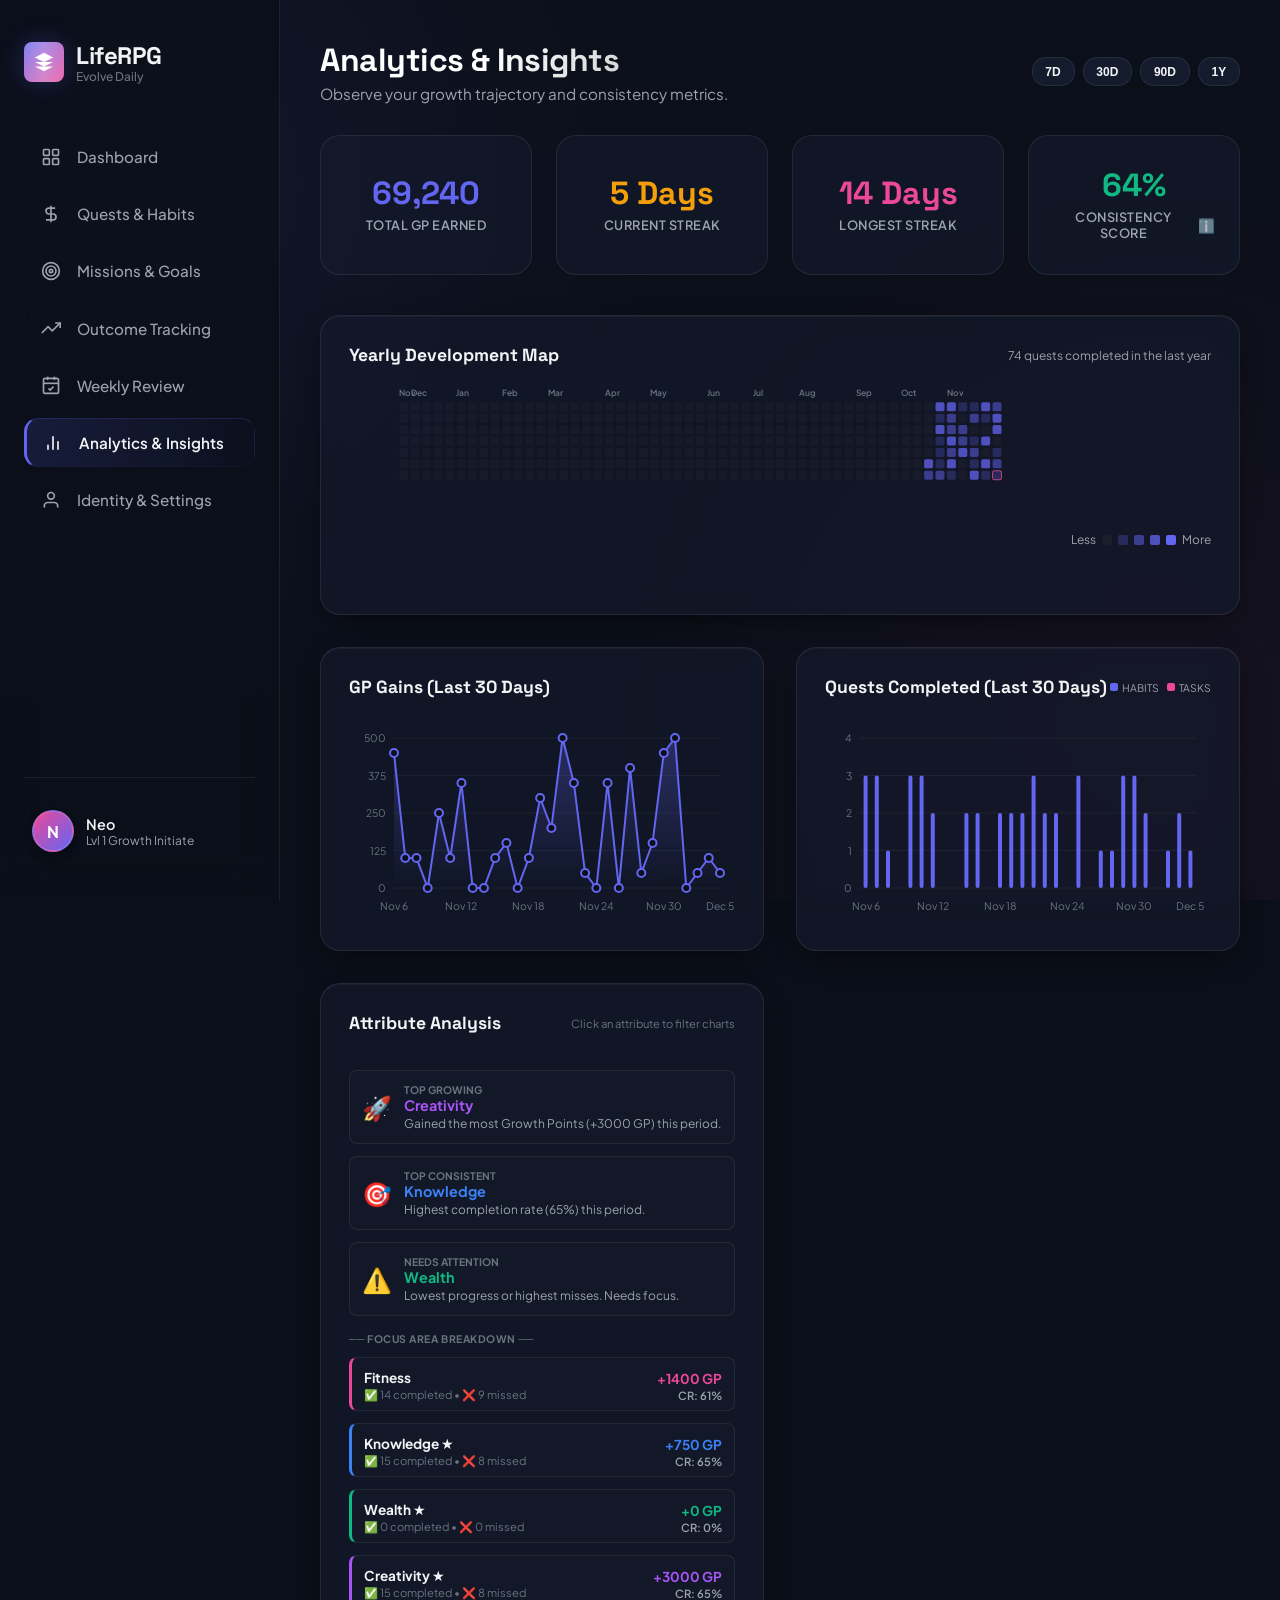
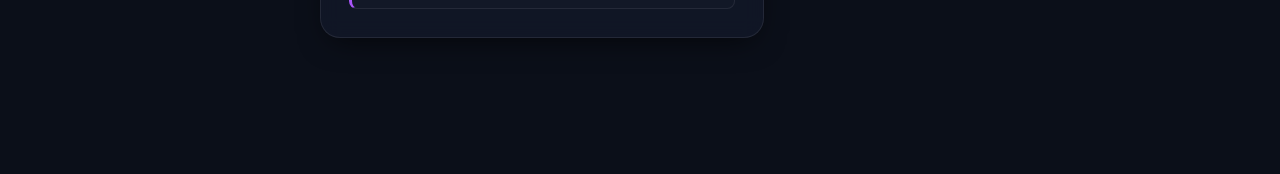
<file: pages/progress.html>
<!DOCTYPE html>
<html lang="en">
<head>
    <meta charset="UTF-8">
    <meta name="viewport" content="width=device-width, initial-scale=1.0">
    <title>Analytics & Insights — LifeRPG</title>
    <!-- Premium Fonts -->
    <link rel="preconnect" href="https://fonts.googleapis.com">
    <link rel="preconnect" href="https://fonts.gstatic.com" crossorigin>
    <link href="https://fonts.googleapis.com/css2?family=Plus+Jakarta+Sans:wght@300;400;500;600;700;800&family=Space+Grotesk:wght@500;700&display=swap" rel="stylesheet">
    
    <!-- CSS Stylesheets -->
    <link rel="stylesheet" href="../css/main.css">
    <link rel="stylesheet" href="../css/progress.css">
</head>
<body>

    <div class="app-container">
        <!-- Sidebar Navigation (Desktop) injected dynamically by layout.js -->

        <!-- Main Content Panel -->
        <main class="main-content">
            <header class="section-header" style="display: flex; justify-content: space-between; align-items: center; flex-wrap: wrap; gap: 1rem;">
                <div>
                    <h2 class="section-title">Analytics & Insights</h2>
                    <p class="section-subtitle">Observe your growth trajectory and consistency metrics.</p>
                </div>
                <!-- Time Range Filter Tabs -->
                <div style="display: flex; gap: 0.5rem;" class="filter-tabs">
                    <button class="btn btn-secondary filter-tab-btn" data-range="7" style="padding: 0.4rem 0.8rem; font-size: 0.75rem;">7D</button>
                    <button class="btn btn-secondary filter-tab-btn active" data-range="30" style="padding: 0.4rem 0.8rem; font-size: 0.75rem;">30D</button>
                    <button class="btn btn-secondary filter-tab-btn" data-range="90" style="padding: 0.4rem 0.8rem; font-size: 0.75rem;">90D</button>
                    <button class="btn btn-secondary filter-tab-btn" data-range="365" style="padding: 0.4rem 0.8rem; font-size: 0.75rem;">1Y</button>
                </div>
            </header>

            <!-- Stats Ribbon -->
            <div class="progress-stats-grid">
                <div class="stat-card">
                    <span class="stat-value" id="stat-total-xp">0</span>
                    <span class="stat-label">Total GP Earned</span>
                </div>
                <div class="stat-card">
                    <span class="stat-value" id="stat-current-streak" style="color: var(--color-warning);">0 Days</span>
                    <span class="stat-label">Current Streak</span>
                </div>
                <div class="stat-card">
                    <span class="stat-value" id="stat-longest-streak" style="color: var(--color-accent);">0 Days</span>
                    <span class="stat-label">Longest Streak</span>
                </div>
                <div class="stat-card">
                    <span class="stat-value" id="stat-consistency" style="color: var(--color-secondary);">0%</span>
                    <span class="stat-label" style="display: flex; align-items: center; justify-content: center; gap: 4px;">
                        Consistency Score
                        <span id="btn-consistency-info" style="cursor: pointer; opacity: 0.7; font-size: 0.85rem;" title="Click for details">ℹ️</span>
                    </span>
                </div>
            </div>

            <!-- Charts Grid -->
            <div class="charts-grid">
                
                <!-- 1. Contribution Heatmap -->
                <div class="card chart-card heatmap-card">
                    <div class="chart-header">
                        <h3 class="chart-title">Yearly Development Map</h3>
                        <span style="font-size: 0.75rem; color: var(--text-secondary);" id="heatmap-total-label">0 activities logged this year</span>
                    </div>
                    <div class="heatmap-scroll-container">
                        <svg class="heatmap-svg" id="heatmap-svg-root"></svg>
                    </div>
                    <div class="heatmap-legend">
                        <span>Less</span>
                        <div class="legend-box" style="background-color: rgba(255,255,255,0.03);"></div>
                        <div class="legend-box" style="background-color: rgba(99, 102, 241, 0.25);"></div>
                        <div class="legend-box" style="background-color: rgba(99, 102, 241, 0.5);"></div>
                        <div class="legend-box" style="background-color: rgba(99, 102, 241, 0.75);"></div>
                        <div class="legend-box" style="background-color: rgba(99, 102, 241, 1);"></div>
                        <span>More</span>
                    </div>
                </div>

                <!-- 2. GP Growth Line Chart -->
                <div class="card chart-card">
                    <div class="chart-header">
                        <h3 class="chart-title" id="growth-chart-title">GP Gains (Last 7 Days)</h3>
                    </div>
                    <div class="chart-container" id="xp-chart-container">
                        <!-- SVG line chart injected here -->
                    </div>
                </div>

                <!-- 3. Quests Completed Stacked Bar Chart -->
                <div class="card chart-card">
                    <div class="chart-header" style="display: flex; justify-content: space-between; align-items: center;">
                        <h3 class="chart-title" id="quests-chart-title">Quests Completed (Last 7 Days)</h3>
                        <div style="display: flex; gap: 8px; font-size: 0.65rem; color: var(--text-secondary); text-transform: uppercase;">
                            <span style="display: flex; align-items: center; gap: 4px;"><span style="width: 8px; height: 8px; background: var(--color-primary); border-radius: 2px; display: inline-block;"></span>Habits</span>
                            <span style="display: flex; align-items: center; gap: 4px;"><span style="width: 8px; height: 8px; background: var(--color-accent); border-radius: 2px; display: inline-block;"></span>Tasks</span>
                        </div>
                    </div>
                    <div class="chart-container" id="quests-chart-container">
                        <!-- SVG stacked bar chart injected here -->
                    </div>
                </div>

                <div class="card chart-card" id="diagnostics-card">
                    <div class="chart-header" style="display: flex; justify-content: space-between; align-items: center;">
                        <h3 class="chart-title">Attribute Analysis</h3>
                        <span style="font-size: 0.7rem; color: var(--text-muted);">Click an attribute to filter charts</span>
                    </div>
                    <div id="diagnostics-container" style="display: flex; flex-direction: column; gap: 12px; margin-top: 1rem;">
                        <!-- Dynamic diagnostic list injected here -->
                    </div>
                </div>

            </div>
        </main>
    </div>

    <!-- Consistency Score Info Modal Overlay -->
    <div class="modal-overlay" id="consistency-info-modal" style="z-index: 9999;">
        <div class="modal-card" style="max-width: 400px;">
            <div class="modal-header">
                <h3 class="modal-title">Consistency Score Formula</h3>
                <button class="modal-close-btn" id="btn-close-consistency-modal">
                    <svg viewBox="0 0 24 24"><line x1="18" y1="6" x2="6" y2="18"/><line x1="6" y1="6" x2="18" y2="18"/></svg>
                </button>
            </div>
            <div class="modal-body" style="font-size: 0.85rem; line-height: 1.5;">
                <p>Your <strong>Consistency Score</strong> is calculated based on daily checklist executions over the selected time range:</p>
                <div style="background: rgba(0,0,0,0.3); border: 1px solid var(--border-color); padding: 12px; border-radius: 8px; font-family: monospace; font-size: 0.95rem; margin: 12px 0; text-align: center; color: var(--color-secondary); font-weight: 700;">
                    Score = [Completed / (Completed + Missed)] * 100%
                </div>
                <p>Daily/Weekly habits that are completed add to <strong>Completed</strong>. Habits that you fail to mark or mark as missed (❌) add to <strong>Missed</strong>. Maintain focus to keep this score near 100%!</p>
            </div>
            <div class="modal-footer">
                <button class="btn btn-primary" onclick="document.getElementById('consistency-info-modal').classList.remove('active')">Got It</button>
            </div>
        </div>
    </div>

    <!-- Tooltip element -->
    <div class="chart-tooltip" id="chart-tooltip-element"></div>

    <!-- JS Scripts -->
    <script src="../js/store.js"></script>
    <script src="../js/layout.js"></script>
    <script src="../js/main.js"></script>
    <script src="../js/progress.js"></script>
</body>
</html>
</file>
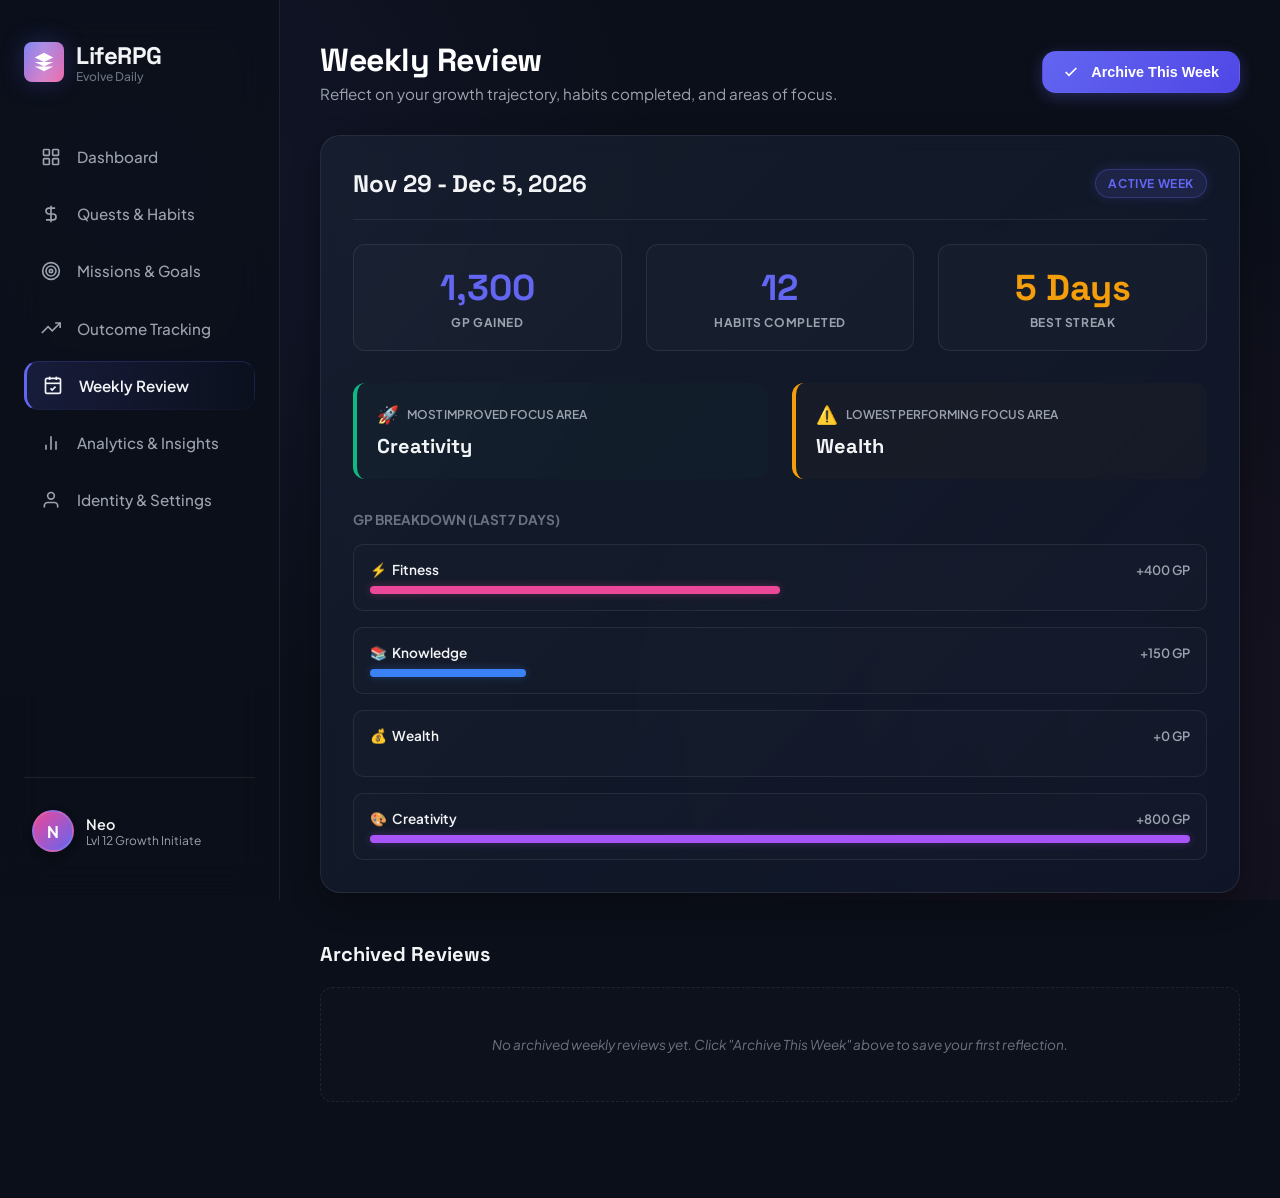
<file: pages/weekly_review.html>
<!DOCTYPE html>
<html lang="en">
<head>
    <meta charset="UTF-8">
    <meta name="viewport" content="width=device-width, initial-scale=1.0">
    <title>Weekly Review — LifeRPG</title>
    <!-- Premium Fonts -->
    <link rel="preconnect" href="https://fonts.googleapis.com">
    <link rel="preconnect" href="https://fonts.gstatic.com" crossorigin>
    <link href="https://fonts.googleapis.com/css2?family=Plus+Jakarta+Sans:wght@300;400;500;600;700;800&family=Space+Grotesk:wght@500;700&display=swap" rel="stylesheet">
    
    <!-- CSS Stylesheets -->
    <link rel="stylesheet" href="../css/main.css">
    <link rel="stylesheet" href="../css/weekly_review.css">
</head>
<body>

    <div class="app-container">
        <!-- Sidebar Navigation (Desktop) injected dynamically by layout.js -->

        <!-- Main Content Panel -->
        <main class="main-content">
            <header class="section-header">
                <div>
                    <h2 class="section-title">Weekly Review</h2>
                    <p class="section-subtitle">Reflect on your growth trajectory, habits completed, and areas of focus.</p>
                </div>
                <button class="btn btn-primary" id="btn-finalize-review">
                    <svg viewBox="0 0 24 24" width="16" height="16" stroke="currentColor" stroke-width="2.5" fill="none" style="margin-right: 4px; display: inline-block; vertical-align: middle;"><polyline points="20 6 9 17 4 12"/></svg>
                    Archive This Week
                </button>
            </header>

            <!-- Active Week summary panel -->
            <div class="card active-week-card">
                <div class="week-header-row">
                    <h3 class="week-range-title" id="week-date-range">June 17 - June 23, 2026</h3>
                    <span class="active-tag">Active Week</span>
                </div>
                
                <div class="review-stats-grid">
                    <div class="review-stat-box">
                        <div class="val" id="review-xp-gained">0</div>
                        <div class="lbl">GP Gained</div>
                    </div>
                    <div class="review-stat-box">
                        <div class="val" id="review-completions">0</div>
                        <div class="lbl">Habits Completed</div>
                    </div>
                    <div class="review-stat-box">
                        <div class="val" id="review-best-streak" style="color: var(--color-warning);">0 Days</div>
                        <div class="lbl">Best Streak</div>
                    </div>
                </div>

                <div class="review-attributes-comparison">
                    <div class="attribute-highlight-card improved">
                        <div class="lbl-row">
                            <span class="icon">🚀</span>
                            <span class="lbl">Most Improved Focus Area</span>
                        </div>
                        <h4 class="attr-val" id="review-most-improved">Knowledge</h4>
                    </div>
                    <div class="attribute-highlight-card low-performing">
                        <div class="lbl-row">
                            <span class="icon">⚠️</span>
                            <span class="lbl">Lowest Performing Focus Area</span>
                        </div>
                        <h4 class="attr-val" id="review-lowest-performing">Fitness</h4>
                    </div>
                </div>

                <div class="attribute-xp-bars-section">
                    <h4 style="font-size: 0.85rem; font-weight: 700; text-transform: uppercase; color: var(--text-muted); margin-bottom: 1rem;">GP Breakdown (Last 7 Days)</h4>
                    <div id="review-xp-bars-container" class="xp-bars-container">
                        <!-- Dynamic bars injected here -->
                    </div>
                </div>
            </div>

            <!-- Review Archives section -->
            <section style="margin-top: 3rem;">
                <h3 style="font-family: var(--font-display); font-size: 1.25rem; font-weight: 700; margin-bottom: 1.25rem;">Archived Reviews</h3>
                <div class="archives-list" id="archives-container">
                    <!-- Cards of past weeks here -->
                </div>
            </section>
        </main>
    </div>

    <!-- Archive Weekly Review Modal Overlay -->
    <div class="modal-overlay" id="archive-modal-overlay">
        <div class="modal-card" style="max-width: 450px;">
            <div class="modal-header">
                <h3 class="modal-title">Archive Weekly Review</h3>
                <button class="modal-close-btn" id="btn-close-archive-modal">
                    <svg viewBox="0 0 24 24"><line x1="18" y1="6" x2="6" y2="18"/><line x1="6" y1="6" x2="18" y2="18"/></svg>
                </button>
            </div>
            <div class="modal-body">
                <div class="form-group">
                    <label class="form-label" for="review-biggest-win">Biggest Win of the Week</label>
                    <input class="form-input" type="text" id="review-biggest-win" placeholder="e.g. Completed morning workouts 5 times" required>
                </div>
                <div class="form-group" style="margin-top: 1rem;">
                    <label class="form-label" for="review-biggest-miss">Biggest Miss / Obstacle</label>
                    <input class="form-input" type="text" id="review-biggest-miss" placeholder="e.g. Slacked off on learning coding on Wednesday" required>
                </div>
                <div class="form-group" style="margin-top: 1rem;">
                    <label class="form-label" for="review-focus-next">Primary Focus for Next Week</label>
                    <input class="form-input" type="text" id="review-focus-next" placeholder="e.g. Prioritize consistent sleep schedule" required>
                </div>
            </div>
            <div class="modal-footer">
                <button class="btn btn-secondary" id="btn-cancel-archive">Cancel</button>
                <button class="btn btn-primary" id="btn-save-archive">Confirm & Archive</button>
            </div>
        </div>
    </div>

    <!-- JS Scripts -->
    <script src="../js/store.js"></script>
    <script src="../js/layout.js"></script>
    <script src="../js/main.js"></script>
    <script src="../js/weekly_review.js"></script>
</body>
</html>
</file>
<file: css/main.css>
/* CSS Variables & Theme Definitions (Premium Dark Mode Default) */
:root {
    --bg-base: #0B0F19;
    --bg-surface: rgba(20, 27, 45, 0.65);
    --bg-surface-solid: #141B2D;
    --bg-surface-hover: rgba(30, 41, 67, 0.8);
    --border-color: rgba(255, 255, 255, 0.08);
    --border-hover: rgba(255, 255, 255, 0.15);
    
    --color-primary: #6366F1; /* Indigo */
    --color-primary-glow: rgba(99, 102, 241, 0.15);
    --color-secondary: #10B981; /* Emerald */
    --color-accent: #EC4899; /* Pink */
    --color-warning: #F59E0B; /* Amber */
    --color-info: #3B82F6; /* Blue */
    --color-purple: #A855F7; /* Purple */
    
    --text-primary: #F3F4F6;
    --text-secondary: #9CA3AF;
    --text-muted: #6B7280;
    
    --font-main: 'Plus Jakarta Sans', sans-serif;
    --font-display: 'Space Grotesk', sans-serif;
    
    --radius-sm: 8px;
    --radius-md: 14px;
    --radius-lg: 20px;
    --radius-xl: 30px;
    
    --transition-smooth: all 0.3s cubic-bezier(0.4, 0, 0.2, 1);
    --transition-bounce: all 0.5s cubic-bezier(0.175, 0.885, 0.32, 1.275);
    --shadow-premium: 0 10px 30px -10px rgba(0, 0, 0, 0.7), 0 1px 1px rgba(255, 255, 255, 0.05) inset;
    --glow-indigo: 0 0 25px rgba(99, 102, 241, 0.25);
}

/* Reset & Global */
* {
    box-sizing: border-box;
    margin: 0;
    padding: 0;
    -webkit-tap-highlight-color: transparent;
}

body {
    background-color: var(--bg-base);
    color: var(--text-primary);
    font-family: var(--font-main);
    overflow-x: hidden;
    min-height: 100vh;
    display: flex;
    background-image: 
        radial-gradient(circle at 10% 20%, rgba(99, 102, 241, 0.08) 0%, transparent 40%),
        radial-gradient(circle at 90% 80%, rgba(236, 72, 153, 0.05) 0%, transparent 40%);
    background-attachment: fixed;
}

/* Layout Structure */
.app-container {
    display: flex;
    width: 100%;
    min-height: 100vh;
    position: relative;
}

/* Sidebar Desktop Navigation */
.sidebar {
    width: 280px;
    background-color: rgba(11, 15, 25, 0.8);
    border-right: 1px solid var(--border-color);
    padding: 2.5rem 1.5rem;
    display: flex;
    flex-direction: column;
    justify-content: space-between;
    position: fixed;
    height: 100vh;
    top: 0;
    left: 0;
    z-index: 100;
    backdrop-filter: blur(20px);
    -webkit-backdrop-filter: blur(20px);
    transition: var(--transition-smooth);
}

.brand {
    display: flex;
    align-items: center;
    gap: 0.75rem;
    margin-bottom: 3rem;
    text-decoration: none;
}

.brand-logo {
    width: 40px;
    height: 40px;
    background: linear-gradient(135deg, var(--color-primary), var(--color-accent));
    border-radius: var(--radius-sm);
    display: flex;
    align-items: center;
    justify-content: center;
    box-shadow: var(--glow-indigo);
    position: relative;
    overflow: hidden;
}

.brand-logo::after {
    content: '';
    position: absolute;
    top: -50%;
    left: -50%;
    width: 200%;
    height: 200%;
    background: linear-gradient(45deg, transparent, rgba(255,255,255,0.3), transparent);
    transform: rotate(45deg);
    animation: logo-shimmer 3s infinite;
}

@keyframes logo-shimmer {
    0% { transform: translate(-30%, -30%) rotate(45deg); }
    100% { transform: translate(30%, 30%) rotate(45deg); }
}

.brand-logo svg {
    width: 22px;
    height: 22px;
    fill: white;
}

.brand-name {
    font-family: var(--font-display);
    font-size: 1.5rem;
    font-weight: 700;
    color: var(--text-primary);
    letter-spacing: -0.5px;
}

.brand-tagline {
    font-size: 0.75rem;
    color: var(--text-muted);
    display: block;
    margin-top: -2px;
    font-weight: 500;
}

.nav-menu {
    display: flex;
    flex-direction: column;
    gap: 0.5rem;
    flex-grow: 1;
}

.nav-item {
    display: flex;
    align-items: center;
    gap: 1rem;
    padding: 0.85rem 1rem;
    color: var(--text-secondary);
    text-decoration: none;
    border-radius: var(--radius-md);
    font-weight: 500;
    font-size: 0.95rem;
    transition: var(--transition-smooth);
    border: 1px solid transparent;
    cursor: pointer;
}

.nav-item:hover {
    color: var(--text-primary);
    background-color: var(--bg-surface-hover);
    border-color: rgba(255, 255, 255, 0.03);
    transform: translateX(4px);
}

.nav-item.active {
    color: var(--text-primary);
    background: linear-gradient(90deg, rgba(99, 102, 241, 0.15) 0%, rgba(99, 102, 241, 0.02) 100%);
    border-left: 3px solid var(--color-primary);
    border-color: rgba(99, 102, 241, 0.2) rgba(99, 102, 241, 0.05) rgba(99, 102, 241, 0.05) var(--color-primary);
    font-weight: 600;
}

.nav-item svg {
    width: 20px;
    height: 20px;
    stroke: currentColor;
    stroke-width: 2;
    fill: none;
    transition: var(--transition-smooth);
}

.nav-item:hover svg {
    transform: scale(1.1);
}

/* Bottom Navigation Mobile */
.mobile-nav {
    display: none;
    position: fixed;
    bottom: 0;
    left: 0;
    right: 0;
    height: 70px;
    background-color: rgba(11, 15, 25, 0.95);
    border-top: 1px solid var(--border-color);
    backdrop-filter: blur(20px);
    -webkit-backdrop-filter: blur(20px);
    z-index: 1000;
    justify-content: space-around;
    align-items: center;
    padding: 0 1rem;
}

.mobile-nav-item {
    display: flex;
    flex-direction: column;
    align-items: center;
    justify-content: center;
    gap: 4px;
    color: var(--text-secondary);
    text-decoration: none;
    font-size: 0.7rem;
    font-weight: 500;
    flex-grow: 1;
    height: 100%;
    transition: var(--transition-smooth);
}

.mobile-nav-item svg {
    width: 20px;
    height: 20px;
    stroke: currentColor;
    stroke-width: 2;
    fill: none;
}

.mobile-nav-item.active {
    color: var(--color-primary);
    font-weight: 600;
}

/* Sidebar Footer / User Profile Summary */
.sidebar-footer {
    border-top: 1px solid var(--border-color);
    padding-top: 1.5rem;
    margin-top: 2rem;
}

.user-summary {
    display: flex;
    align-items: center;
    gap: 0.75rem;
    padding: 0.5rem;
    border-radius: var(--radius-md);
}

.user-avatar {
    width: 42px;
    height: 42px;
    border-radius: 50%;
    background: linear-gradient(135deg, var(--color-accent), var(--color-primary));
    display: flex;
    align-items: center;
    justify-content: center;
    font-weight: 700;
    font-size: 1rem;
    border: 2px solid rgba(255,255,255,0.1);
    color: white;
    box-shadow: 0 4px 10px rgba(0,0,0,0.3);
}

.user-info {
    display: flex;
    flex-direction: column;
}

.user-name {
    font-weight: 600;
    font-size: 0.9rem;
    color: var(--text-primary);
}

.user-title {
    font-size: 0.75rem;
    color: var(--text-secondary);
}

/* Main Content Container */
.main-content {
    margin-left: 280px;
    flex-grow: 1;
    padding: 2.5rem;
    min-height: 100vh;
    width: calc(100% - 280px);
    transition: var(--transition-smooth);
    padding-bottom: 6rem; /* Space for mobile nav */
}

/* Section Headers */
.section-header {
    margin-bottom: 2rem;
    display: flex;
    justify-content: space-between;
    align-items: center;
    flex-wrap: wrap;
    gap: 1rem;
}

.section-title {
    font-family: var(--font-display);
    font-size: 2rem;
    font-weight: 700;
    letter-spacing: -0.5px;
    background: linear-gradient(120deg, #ffffff 40%, rgba(255, 255, 255, 0.7) 100%);
    -webkit-background-clip: text;
    -webkit-text-fill-color: transparent;
}

.section-subtitle {
    font-size: 0.95rem;
    color: var(--text-secondary);
    margin-top: 0.25rem;
}

/* Buttons & Interactive Elements */
.btn {
    display: inline-flex;
    align-items: center;
    gap: 0.5rem;
    padding: 0.75rem 1.25rem;
    border-radius: var(--radius-md);
    font-weight: 600;
    font-size: 0.9rem;
    cursor: pointer;
    transition: var(--transition-bounce);
    border: 1px solid transparent;
    text-align: center;
    justify-content: center;
}

.btn-primary {
    background: linear-gradient(135deg, var(--color-primary), #4F46E5);
    color: white;
    box-shadow: 0 4px 15px rgba(99, 102, 241, 0.3);
}

.btn-primary:hover {
    transform: translateY(-2px);
    box-shadow: 0 6px 20px rgba(99, 102, 241, 0.45);
}

.btn-secondary {
    background-color: var(--bg-surface-solid);
    border: 1px solid var(--border-color);
    color: var(--text-primary);
}

.btn-secondary:hover {
    background-color: var(--bg-surface-hover);
    border-color: var(--border-hover);
    transform: translateY(-2px);
}

.btn-icon {
    padding: 0.75rem;
    border-radius: var(--radius-md);
    background-color: var(--bg-surface-solid);
    border: 1px solid var(--border-color);
    color: var(--text-primary);
    cursor: pointer;
    transition: var(--transition-smooth);
    display: flex;
    align-items: center;
    justify-content: center;
}

.btn-icon:hover {
    background-color: var(--bg-surface-hover);
    border-color: var(--border-hover);
    transform: translateY(-2px);
}

/* Cards Base */
.card {
    background: var(--bg-surface);
    border: 1px solid var(--border-color);
    border-radius: var(--radius-lg);
    padding: 1.75rem;
    box-shadow: var(--shadow-premium);
    backdrop-filter: blur(10px);
    -webkit-backdrop-filter: blur(10px);
    transition: var(--transition-smooth);
    position: relative;
    overflow: hidden;
}

.card:hover {
    border-color: var(--border-hover);
}

/* Modal Core Styles */
.modal-overlay {
    position: fixed;
    top: 0;
    left: 0;
    right: 0;
    bottom: 0;
    background-color: rgba(11, 15, 25, 0.85);
    backdrop-filter: blur(10px);
    -webkit-backdrop-filter: blur(10px);
    z-index: 2000;
    display: flex;
    align-items: center;
    justify-content: center;
    opacity: 0;
    pointer-events: none;
    transition: opacity 0.3s ease;
    padding: 1.5rem;
}

.modal-overlay.active {
    opacity: 1;
    pointer-events: all;
}

.modal-card {
    background-color: var(--bg-surface-solid);
    border: 1px solid var(--border-color);
    border-radius: var(--radius-lg);
    width: 100%;
    max-width: 500px;
    box-shadow: var(--shadow-premium), 0 0 50px rgba(99, 102, 241, 0.1);
    transform: scale(0.9);
    transition: transform 0.3s cubic-bezier(0.175, 0.885, 0.32, 1.2);
    overflow: hidden;
}

.modal-overlay.active .modal-card {
    transform: scale(1);
}

.modal-header {
    padding: 1.5rem;
    border-bottom: 1px solid var(--border-color);
    display: flex;
    justify-content: space-between;
    align-items: center;
}

.modal-title {
    font-family: var(--font-display);
    font-size: 1.25rem;
    font-weight: 700;
}

.modal-close-btn {
    background: none;
    border: none;
    color: var(--text-secondary);
    cursor: pointer;
    display: flex;
    align-items: center;
    justify-content: center;
}

.modal-close-btn svg {
    width: 20px;
    height: 20px;
    stroke: currentColor;
    stroke-width: 2;
}

.modal-body {
    padding: 1.5rem;
    display: flex;
    flex-direction: column;
    gap: 1.25rem;
    max-height: 70vh;
    overflow-y: auto;
}

.modal-footer {
    padding: 1.5rem;
    border-top: 1px solid var(--border-color);
    display: flex;
    justify-content: flex-end;
    gap: 0.75rem;
}

/* Form Controls */
.form-group {
    display: flex;
    flex-direction: column;
    gap: 0.5rem;
}

.form-label {
    font-size: 0.85rem;
    font-weight: 600;
    color: var(--text-secondary);
}

.form-input, .form-select, .form-textarea {
    background-color: rgba(255, 255, 255, 0.03);
    border: 1px solid var(--border-color);
    border-radius: var(--radius-md);
    padding: 0.75rem 1rem;
    color: var(--text-primary);
    font-family: var(--font-main);
    font-size: 0.9rem;
    outline: none;
    transition: var(--transition-smooth);
    width: 100%;
}

.form-input:focus, .form-select:focus, .form-textarea:focus {
    border-color: var(--color-primary);
    background-color: rgba(99, 102, 241, 0.03);
    box-shadow: 0 0 10px rgba(99, 102, 241, 0.15);
}

.form-select option {
    background-color: var(--bg-surface-solid);
    color: var(--text-primary);
}

/* Level Up Celebratory Modal specific styles */
.level-up-modal {
    text-align: center;
    padding: 2.5rem;
    display: flex;
    flex-direction: column;
    align-items: center;
    gap: 1.5rem;
}

.level-up-title {
    font-family: var(--font-display);
    font-size: 2.5rem;
    font-weight: 800;
    background: linear-gradient(135deg, #FFE259 0%, #FFA751 100%);
    -webkit-background-clip: text;
    -webkit-text-fill-color: transparent;
    margin-bottom: 0.5rem;
}

.level-up-circle {
    width: 120px;
    height: 120px;
    border-radius: 50%;
    background: radial-gradient(circle, var(--color-primary-glow) 0%, rgba(0,0,0,0.3) 100%);
    border: 4px solid var(--color-primary);
    box-shadow: 0 0 30px rgba(99, 102, 241, 0.5);
    display: flex;
    align-items: center;
    justify-content: center;
    font-family: var(--font-display);
    font-size: 3.5rem;
    font-weight: 800;
    color: white;
    animation: level-up-pulse 2s infinite;
}

@keyframes level-up-pulse {
    0% { transform: scale(1); box-shadow: 0 0 30px rgba(99, 102, 241, 0.5); }
    50% { transform: scale(1.08); box-shadow: 0 0 50px rgba(236, 72, 153, 0.6); }
    100% { transform: scale(1); box-shadow: 0 0 30px rgba(99, 102, 241, 0.5); }
}

/* Confetti Overlay Canvas */
#confetti-canvas {
    position: fixed;
    top: 0;
    left: 0;
    width: 100%;
    height: 100%;
    pointer-events: none;
    z-index: 3000;
}

/* Notification Toast Container */
.notification-container {
    position: fixed;
    top: 2rem;
    right: 2rem;
    z-index: 4000;
    display: flex;
    flex-direction: column;
    gap: 0.75rem;
    pointer-events: none;
}

.toast {
    background-color: var(--bg-surface-solid);
    border: 1px solid rgba(16, 185, 129, 0.3);
    border-left: 4px solid var(--color-secondary);
    border-radius: var(--radius-md);
    padding: 1rem 1.25rem;
    color: var(--text-primary);
    box-shadow: var(--shadow-premium);
    display: flex;
    align-items: center;
    gap: 0.75rem;
    pointer-events: auto;
    transform: translateX(120%);
    transition: transform 0.4s cubic-bezier(0.175, 0.885, 0.32, 1.2);
    max-width: 350px;
}

.toast.show {
    transform: translateX(0);
}

/* Responsive Breakpoints */
@media (max-width: 768px) {
    .sidebar {
        display: none;
    }
    .mobile-nav {
        display: flex;
    }
    .main-content {
        margin-left: 0;
        width: 100%;
        padding: 1.5rem;
        padding-bottom: 6rem;
    }
    .section-title {
        font-size: 1.75rem;
    }
}

/* Emerald Oasis Theme Override */
html.dark-emerald {
    --bg-base: #040D08;
    --color-primary: #10B981; /* Emerald */
    --color-primary-glow: rgba(16, 185, 129, 0.15);
    --color-accent: #3B82F6; /* Blue */
    --bg-surface: rgba(12, 35, 23, 0.65);
    --bg-surface-solid: #0C2317;
    --bg-surface-hover: rgba(18, 56, 36, 0.8);
    --border-color: rgba(16, 185, 129, 0.12);
    --border-hover: rgba(16, 185, 129, 0.25);
    --glow-indigo: 0 0 25px rgba(16, 185, 129, 0.25);
}
html.dark-emerald body {
    background-image: 
        radial-gradient(circle at 10% 20%, rgba(16, 185, 129, 0.08) 0%, transparent 40%),
        radial-gradient(circle at 90% 80%, rgba(59, 130, 246, 0.05) 0%, transparent 40%);
}

/* Rose Cyber Theme Override */
html.dark-rose {
    --bg-base: #0F050A;
    --color-primary: #EC4899; /* Pink */
    --color-primary-glow: rgba(236, 72, 153, 0.15);
    --color-accent: #A855F7; /* Purple */
    --bg-surface: rgba(32, 10, 20, 0.65);
    --bg-surface-solid: #200A14;
    --bg-surface-hover: rgba(51, 16, 32, 0.8);
    --border-color: rgba(236, 72, 153, 0.12);
    --border-hover: rgba(236, 72, 153, 0.25);
    --glow-indigo: 0 0 25px rgba(236, 72, 153, 0.25);
}
html.dark-rose body {
    background-image: 
        radial-gradient(circle at 10% 20%, rgba(236, 72, 153, 0.08) 0%, transparent 40%),
        radial-gradient(circle at 90% 80%, rgba(168, 85, 247, 0.05) 0%, transparent 40%);
}

/* Gold Horizon Theme Override */
html.dark-amber {
    --bg-base: #0E0A04;
    --color-primary: #F59E0B; /* Amber Gold */
    --color-primary-glow: rgba(245, 158, 11, 0.15);
    --color-accent: #EF4444; /* Red */
    --bg-surface: rgba(30, 20, 10, 0.65);
    --bg-surface-solid: #1E140A;
    --bg-surface-hover: rgba(48, 32, 16, 0.8);
    --border-color: rgba(245, 158, 11, 0.12);
    --border-hover: rgba(245, 158, 11, 0.25);
    --glow-indigo: 0 0 25px rgba(245, 158, 11, 0.25);
}
html.dark-amber body {
    background-image: 
        radial-gradient(circle at 10% 20%, rgba(245, 158, 11, 0.08) 0%, transparent 40%),
        radial-gradient(circle at 90% 80%, rgba(239, 68, 68, 0.05) 0%, transparent 40%);
}
</file>
<file: css/dashboard.css>
/* Dashboard Specific Styles */

.grid-dashboard {
    display: grid;
    grid-template-columns: 2fr 1fr 1fr;
    gap: 2rem;
    margin-bottom: 2.5rem;
}

@media (max-width: 1024px) {
    .grid-dashboard {
        grid-template-columns: 1fr;
    }
}

/* Player Profile Card */
.profile-card {
    background: linear-gradient(135deg, rgba(20, 27, 45, 0.95), rgba(11, 15, 25, 0.95));
    border: 1px solid rgba(99, 102, 241, 0.25);
    display: flex;
    flex-direction: column;
    gap: 1.5rem;
    position: relative;
}

.profile-card::before {
    content: '';
    position: absolute;
    top: 0;
    right: 0;
    width: 150px;
    height: 150px;
    background: radial-gradient(circle, rgba(99, 102, 241, 0.15) 0%, transparent 70%);
    pointer-events: none;
}

.profile-header {
    display: flex;
    align-items: center;
    justify-content: space-between;
    flex-wrap: wrap;
    gap: 1rem;
}

.player-info-container {
    display: flex;
    align-items: center;
    gap: 1.25rem;
}

.player-badge-lvl {
    width: 64px;
    height: 64px;
    background: linear-gradient(135deg, var(--color-primary), var(--color-accent));
    border-radius: var(--radius-md);
    display: flex;
    flex-direction: column;
    align-items: center;
    justify-content: center;
    box-shadow: var(--glow-indigo);
    position: relative;
    flex-shrink: 0;
}

.player-badge-lvl .lvl-num {
    font-family: var(--font-display);
    font-size: 1.75rem;
    font-weight: 700;
    color: white;
    line-height: 1;
}

.player-badge-lvl .lvl-lbl {
    font-size: 0.65rem;
    font-weight: 700;
    text-transform: uppercase;
    letter-spacing: 0.5px;
    color: rgba(255,255,255,0.8);
}

.player-meta h2 {
    font-family: var(--font-display);
    font-size: 1.5rem;
    font-weight: 700;
    margin-bottom: 0.25rem;
}

.mission-badge {
    display: inline-flex;
    align-items: center;
    gap: 0.4rem;
    background-color: rgba(255, 255, 255, 0.05);
    border: 1px solid rgba(255, 255, 255, 0.08);
    padding: 0.35rem 0.75rem;
    border-radius: var(--radius-sm);
    font-size: 0.8rem;
    color: var(--text-secondary);
}

.mission-badge span {
    color: var(--color-primary);
    font-weight: 600;
}

.momentum-badge {
    background: linear-gradient(135deg, rgba(245, 158, 11, 0.15) 0%, rgba(239, 68, 68, 0.15) 100%);
    border: 1px solid rgba(245, 158, 11, 0.3);
    border-radius: var(--radius-md);
    padding: 0.75rem 1.25rem;
    display: flex;
    align-items: center;
    gap: 0.75rem;
    box-shadow: 0 4px 15px rgba(245, 158, 11, 0.1);
}

.momentum-icon {
    font-size: 1.5rem;
    animation: flame-flicker 1.5s infinite alternate;
}

@keyframes flame-flicker {
    0% { transform: scale(1) rotate(-5deg); filter: drop-shadow(0 0 2px rgba(245, 158, 11, 0.5)); }
    100% { transform: scale(1.15) rotate(5deg); filter: drop-shadow(0 0 8px rgba(245, 158, 11, 0.8)); }
}

.momentum-details {
    display: flex;
    flex-direction: column;
}

.momentum-val {
    font-family: var(--font-display);
    font-size: 1.15rem;
    font-weight: 700;
    color: #FFF;
}

.momentum-lbl {
    font-size: 0.7rem;
    color: var(--text-secondary);
    text-transform: uppercase;
    letter-spacing: 0.5px;
}

/* XP Progress Module */
.xp-progress-module {
    display: flex;
    flex-direction: column;
    gap: 0.5rem;
}

.xp-label-row {
    display: flex;
    justify-content: space-between;
    font-size: 0.85rem;
    color: var(--text-secondary);
}

.xp-val {
    font-weight: 600;
    color: var(--text-primary);
}

.progress-bar-outer {
    height: 12px;
    background-color: rgba(255, 255, 255, 0.05);
    border-radius: 6px;
    overflow: hidden;
    position: relative;
    border: 1px solid rgba(255,255,255,0.02);
}

.progress-bar-inner {
    height: 100%;
    background: linear-gradient(90deg, var(--color-primary), var(--color-accent));
    width: 0%;
    border-radius: 6px;
    transition: width 0.8s cubic-bezier(0.1, 0.8, 0.2, 1);
    position: relative;
    box-shadow: 0 0 10px rgba(99, 102, 241, 0.5);
}

.progress-bar-inner::after {
    content: '';
    position: absolute;
    top: 0;
    left: 0;
    right: 0;
    bottom: 0;
    background: linear-gradient(90deg, transparent, rgba(255, 255, 255, 0.15), transparent);
    animation: progress-shimmer 2s infinite;
}

@keyframes progress-shimmer {
    0% { transform: translateX(-100%); }
    100% { transform: translateX(100%); }
}

/* Today's Completion Dial Card */
.completion-card {
    display: flex;
    flex-direction: column;
    align-items: center;
    justify-content: center;
    text-align: center;
    gap: 1rem;
}

.dial-svg-container {
    position: relative;
    width: 120px;
    height: 120px;
}

.dial-svg {
    transform: rotate(-90deg);
}

.dial-circle-bg {
    fill: none;
    stroke: rgba(255, 255, 255, 0.03);
    stroke-width: 10;
}

.dial-circle-fill {
    fill: none;
    stroke: url(#dial-gradient);
    stroke-width: 10;
    stroke-linecap: round;
    stroke-dasharray: 314; /* 2 * PI * r (r=50) */
    stroke-dashoffset: 314;
    transition: stroke-dashoffset 0.8s cubic-bezier(0.4, 0, 0.2, 1);
}

.dial-text {
    position: absolute;
    top: 50%;
    left: 50%;
    transform: translate(-50%, -50%);
    font-family: var(--font-display);
    font-size: 1.5rem;
    font-weight: 700;
    color: white;
}

/* Character Attributes */
.attributes-grid {
    display: grid;
    grid-template-columns: repeat(auto-fill, minmax(240px, 1fr));
    gap: 1.5rem;
    margin-bottom: 2.5rem;
}

.attribute-card {
    background: var(--bg-surface);
    border: 1px solid var(--border-color);
    border-radius: var(--radius-lg);
    padding: 1.25rem;
    display: flex;
    flex-direction: column;
    gap: 1rem;
    position: relative;
    transition: var(--transition-bounce);
}

.attribute-card:hover {
    transform: translateY(-5px);
    border-color: var(--border-hover);
    box-shadow: 0 12px 25px rgba(0, 0, 0, 0.4);
}

.attribute-card-header {
    display: flex;
    justify-content: space-between;
    align-items: center;
}

.attribute-title-block {
    display: flex;
    align-items: center;
    gap: 0.75rem;
}

.attribute-icon-wrapper {
    width: 38px;
    height: 38px;
    border-radius: var(--radius-sm);
    display: flex;
    align-items: center;
    justify-content: center;
    color: white;
    font-size: 1.2rem;
}

.attribute-info-title {
    font-weight: 700;
    font-size: 1rem;
    color: var(--text-primary);
}

.attribute-level-badge {
    background-color: rgba(255, 255, 255, 0.05);
    border: 1px solid rgba(255, 255, 255, 0.08);
    border-radius: var(--radius-sm);
    padding: 0.25rem 0.5rem;
    font-size: 0.75rem;
    font-weight: 700;
    font-family: var(--font-display);
}

.attribute-progress-block {
    display: flex;
    flex-direction: column;
    gap: 0.35rem;
}

/* Quests/Action List */
.quests-header {
    display: flex;
    justify-content: space-between;
    align-items: center;
    margin-bottom: 1.25rem;
}

.quests-header h3 {
    font-family: var(--font-display);
    font-size: 1.25rem;
    font-weight: 700;
}

.quest-list {
    display: flex;
    flex-direction: column;
    gap: 1rem;
}

.quest-item {
    background: rgba(255, 255, 255, 0.02);
    border: 1px solid var(--border-color);
    border-radius: var(--radius-md);
    padding: 1rem 1.25rem;
    display: flex;
    justify-content: space-between;
    align-items: center;
    transition: var(--transition-bounce);
    gap: 1rem;
}

.quest-item:hover {
    border-color: rgba(255,255,255,0.12);
    background: rgba(255, 255, 255, 0.04);
    transform: translateX(4px);
}

.quest-details {
    display: flex;
    align-items: center;
    gap: 1rem;
    flex-grow: 1;
}

.quest-checkbox-btn {
    width: 28px;
    height: 28px;
    border-radius: 50%;
    border: 2px solid rgba(255, 255, 255, 0.2);
    background: transparent;
    cursor: pointer;
    display: flex;
    align-items: center;
    justify-content: center;
    transition: var(--transition-bounce);
    color: white;
    flex-shrink: 0;
}

.quest-checkbox-btn:hover {
    border-color: var(--color-primary);
    background-color: rgba(99, 102, 241, 0.1);
    transform: scale(1.1);
}

.quest-checkbox-btn svg {
    width: 14px;
    height: 14px;
    stroke: currentColor;
    stroke-width: 3;
    fill: none;
    opacity: 0;
    transform: scale(0.5);
    transition: var(--transition-bounce);
}

.quest-item.completed .quest-checkbox-btn {
    background: var(--color-secondary);
    border-color: var(--color-secondary);
    box-shadow: 0 0 10px rgba(16, 185, 129, 0.4);
}

.quest-item.completed .quest-checkbox-btn svg {
    opacity: 1;
    transform: scale(1);
}

.quest-info-text {
    display: flex;
    flex-direction: column;
}

.quest-title {
    font-weight: 600;
    font-size: 0.95rem;
    color: var(--text-primary);
    transition: var(--transition-smooth);
}

.quest-item.completed .quest-title {
    text-decoration: line-through;
    color: var(--text-muted);
}

.quest-meta-row {
    display: flex;
    align-items: center;
    gap: 0.75rem;
    margin-top: 0.25rem;
    flex-wrap: wrap;
}

.quest-badge {
    font-size: 0.7rem;
    padding: 0.15rem 0.45rem;
    border-radius: 4px;
    font-weight: 600;
    text-transform: uppercase;
    letter-spacing: 0.25px;
}

.badge-easy { background-color: rgba(16, 185, 129, 0.1); color: var(--color-secondary); }
.badge-medium { background-color: rgba(245, 158, 11, 0.1); color: var(--color-warning); }
.badge-hard { background-color: rgba(239, 68, 68, 0.1); color: #EF4444; }

.quest-rewards {
    display: flex;
    align-items: center;
    gap: 0.5rem;
    font-size: 0.75rem;
    color: var(--text-secondary);
}

.quest-reward-pill {
    background-color: rgba(99, 102, 241, 0.1);
    color: var(--color-primary);
    padding: 0.15rem 0.5rem;
    border-radius: 12px;
    font-weight: 600;
}

/* V1.1 UI Refinements */
.quest-section-title {
    font-family: var(--font-display);
    font-size: 1rem;
    font-weight: 700;
    margin-top: 1.5rem;
    margin-bottom: 0.75rem;
    color: var(--text-secondary);
    display: flex;
    align-items: center;
    gap: 6px;
    letter-spacing: 0.05em;
    text-transform: uppercase;
}

.quest-section-title.overdue-title {
    color: #EF4444;
}

.quest-item.overdue-item {
    border: 1px solid rgba(239, 68, 68, 0.4);
    background: rgba(239, 68, 68, 0.02);
    box-shadow: 0 0 10px rgba(239, 68, 68, 0.05);
}

.quest-item.overdue-item:hover {
    border-color: rgba(239, 68, 68, 0.8);
    background: rgba(239, 68, 68, 0.04);
}

.overdue-badge {
    background-color: rgba(239, 68, 68, 0.15);
    color: #EF4444;
    border: 1px solid rgba(239, 68, 68, 0.3);
}

.empty-state {
    text-align: center;
    padding: 1.5rem;
    border: 1px dashed var(--border-color);
    border-radius: var(--radius-md);
    color: var(--text-muted);
    font-size: 0.85rem;
}

.habit-action-btn-group {
    display: flex;
    gap: 8px;
}

.btn-action-check, .btn-action-miss {
    width: 32px;
    height: 32px;
    border-radius: 50%;
    display: flex;
    align-items: center;
    justify-content: center;
    cursor: pointer;
    font-size: 0.95rem;
    border: 1px solid var(--border-color);
    background-color: rgba(255,255,255,0.02);
    transition: var(--transition-bounce);
}

.btn-action-check:hover {
    background-color: rgba(16, 185, 129, 0.15);
    border-color: var(--color-secondary);
    color: var(--color-secondary);
    transform: scale(1.1);
}

.btn-action-miss:hover {
    background-color: rgba(239, 68, 68, 0.15);
    border-color: #EF4444;
    color: #EF4444;
    transform: scale(1.1);
}

.quest-item.completed {
    border-left: 3px solid var(--color-secondary);
}

.quest-item.missed {
    border-left: 3px solid #EF4444;
    opacity: 0.6;
}

.quest-item.missed .quest-title {
    text-decoration: line-through;
    color: var(--text-muted);
}

/* Mood buttons styling */
.mood-btn {
    transition: var(--transition-smooth);
    border: 1px solid var(--border-color);
}
.mood-btn.active {
    border-color: var(--color-primary) !important;
    background-color: rgba(99, 102, 241, 0.15) !important;
    box-shadow: 0 0 10px rgba(99, 102, 241, 0.2);
    transform: translateY(-2px);
}
</file>
<file: css/goals.css>
/* Goals screen specific styles */

.goals-grid {
    display: grid;
    grid-template-columns: repeat(auto-fill, minmax(340px, 1fr));
    gap: 1.5rem;
}

.goal-card {
    background: var(--bg-surface);
    border: 1px solid var(--border-color);
    border-radius: var(--radius-lg);
    padding: 1.5rem;
    display: flex;
    flex-direction: column;
    gap: 1.25rem;
    position: relative;
    transition: var(--transition-smooth);
}

.goal-card:hover {
    border-color: var(--border-hover);
    transform: translateY(-2px);
    box-shadow: 0 8px 20px rgba(0,0,0,0.3);
}

.goal-card-header {
    display: flex;
    justify-content: space-between;
    align-items: flex-start;
    gap: 1rem;
}

.goal-title-block {
    display: flex;
    flex-direction: column;
}

.goal-title {
    font-family: var(--font-display);
    font-size: 1.15rem;
    font-weight: 700;
    color: var(--text-primary);
}

.goal-deadline {
    font-size: 0.75rem;
    color: var(--text-secondary);
    margin-top: 0.25rem;
    display: flex;
    align-items: center;
    gap: 4px;
}

.goal-options {
    display: flex;
    gap: 0.5rem;
}

.goal-progress-section {
    display: flex;
    flex-direction: column;
    gap: 0.35rem;
}

.goal-progress-bar-label {
    display: flex;
    justify-content: space-between;
    font-size: 0.8rem;
    font-weight: 600;
    color: var(--text-secondary);
}

/* Milestone checklist */
.milestones-block {
    display: flex;
    flex-direction: column;
    gap: 0.65rem;
    padding-top: 0.5rem;
    border-top: 1px solid var(--border-color);
}

.milestone-item {
    display: flex;
    align-items: center;
    gap: 0.5rem;
    font-size: 0.8rem;
    color: var(--text-secondary);
    cursor: pointer;
    user-select: none;
}

.milestone-checkbox {
    width: 16px;
    height: 16px;
    border-radius: 4px;
    border: 1px solid rgba(255, 255, 255, 0.2);
    display: flex;
    align-items: center;
    justify-content: center;
    transition: var(--transition-smooth);
    color: white;
}

.milestone-item:hover .milestone-checkbox {
    border-color: var(--color-primary);
}

.milestone-item.completed .milestone-checkbox {
    background-color: var(--color-secondary);
    border-color: var(--color-secondary);
}

.milestone-item.completed .milestone-checkbox svg {
    display: block;
}

.milestone-checkbox svg {
    display: none;
    width: 10px;
    height: 10px;
    stroke: currentColor;
    stroke-width: 3;
    fill: none;
}

.milestone-title-text {
    transition: var(--transition-smooth);
}

.milestone-item.completed .milestone-title-text {
    text-decoration: line-through;
    color: var(--text-muted);
}

/* Milestone Form input rows in Modal */
.milestone-input-row {
    display: flex;
    align-items: center;
    gap: 0.5rem;
    margin-bottom: 0.5rem;
}

.btn-remove-milestone-field {
    background: none;
    border: none;
    color: var(--text-muted);
    cursor: pointer;
    transition: var(--transition-smooth);
}

.btn-remove-milestone-field:hover {
    color: #EF4444;
}
</file>
<file: css/habits.css>
/* Habits screen specific styles */

.habits-actions-row {
    display: flex;
    justify-content: space-between;
    align-items: center;
    margin-bottom: 2rem;
    flex-wrap: wrap;
    gap: 1rem;
}

.habits-grid {
    display: grid;
    grid-template-columns: repeat(auto-fill, minmax(320px, 1fr));
    gap: 1.5rem;
}

.habit-card {
    background: var(--bg-surface);
    border: 1px solid var(--border-color);
    border-radius: var(--radius-lg);
    padding: 1.5rem;
    display: flex;
    flex-direction: column;
    justify-content: space-between;
    transition: var(--transition-smooth);
    min-height: 180px;
}

.habit-card:hover {
    border-color: var(--border-hover);
    transform: translateY(-2px);
    box-shadow: 0 8px 20px rgba(0,0,0,0.3);
}

.habit-header {
    display: flex;
    justify-content: space-between;
    align-items: flex-start;
    gap: 1rem;
    margin-bottom: 1rem;
}

.habit-card-title {
    font-weight: 700;
    font-size: 1.1rem;
    color: var(--text-primary);
    line-height: 1.3;
}

.habit-card-cat {
    font-size: 0.75rem;
    color: var(--text-secondary);
    margin-top: 0.25rem;
    font-weight: 500;
}

.habit-options-btn {
    background: none;
    border: none;
    color: var(--text-muted);
    cursor: pointer;
    transition: var(--transition-smooth);
    display: flex;
    gap: 2px;
}

.habit-options-btn:hover {
    color: var(--text-primary);
}

.habit-details-row {
    display: flex;
    align-items: center;
    gap: 0.75rem;
    margin-bottom: 1.5rem;
    flex-wrap: wrap;
}

.habit-pill {
    font-size: 0.7rem;
    padding: 0.2rem 0.5rem;
    border-radius: 4px;
    font-weight: 600;
    text-transform: uppercase;
    letter-spacing: 0.25px;
}

.pill-freq {
    background-color: rgba(99, 102, 241, 0.1);
    color: var(--color-primary);
    border: 1px solid rgba(99, 102, 241, 0.2);
}

.habit-footer {
    display: flex;
    justify-content: space-between;
    align-items: center;
    border-top: 1px solid var(--border-color);
    padding-top: 1rem;
    margin-top: auto;
}

.habit-actions-group {
    display: flex;
    gap: 0.5rem;
}

.btn-card-action {
    padding: 0.4rem 0.8rem;
    font-size: 0.75rem;
    border-radius: var(--radius-sm);
    font-weight: 600;
}

.btn-delete {
    background: rgba(239, 68, 68, 0.05);
    border: 1px solid rgba(239, 68, 68, 0.15);
    color: #EF4444;
}

.btn-delete:hover {
    background: rgba(239, 68, 68, 0.15);
    border-color: #EF4444;
}

.btn-edit {
    background: rgba(255, 255, 255, 0.03);
    border: 1px solid var(--border-color);
    color: var(--text-secondary);
}

.btn-edit:hover {
    background: var(--bg-surface-hover);
    color: var(--text-primary);
}
</file>
<file: css/outcomes.css>
/* Outcomes & Metrics Dashboard layout styles */

.outcomes-grid {
    display: grid;
    grid-template-columns: repeat(auto-fill, minmax(320px, 1fr));
    gap: 1.5rem;
    margin-top: 1.5rem;
}

.outcome-card {
    background: linear-gradient(135deg, rgba(30, 41, 59, 0.4) 0%, rgba(15, 23, 42, 0.7) 100%);
    border: 1px solid var(--border-color);
    box-shadow: 0 4px 20px rgba(0,0,0,0.15);
    padding: 1.5rem;
    border-radius: 14px;
    display: flex;
    flex-direction: column;
    gap: 1rem;
    transition: all 0.2s ease;
}

.outcome-card:hover {
    transform: translateY(-2px);
    border-color: rgba(255,255,255,0.08);
    box-shadow: 0 8px 24px rgba(0,0,0,0.3);
}

.outcome-card-header {
    display: flex;
    justify-content: space-between;
    align-items: flex-start;
}

.outcome-title {
    font-family: var(--font-display);
    font-size: 1.15rem;
    font-weight: 700;
    color: var(--text-primary);
}

.outcome-options {
    display: flex;
    gap: 0.5rem;
    align-items: center;
}

.outcome-progress-block {
    margin-top: 0.25rem;
}

.outcome-chart-box {
    background: rgba(0, 0, 0, 0.25);
    border: 1px solid var(--border-color);
    border-radius: 8px;
    padding: 0.5rem;
    height: 140px;
    box-sizing: border-box;
    display: flex;
    flex-direction: column;
    justify-content: center;
}

/* Scroll logs overrides */
.logs-scroll-container::-webkit-scrollbar {
    width: 4px;
}
.logs-scroll-container::-webkit-scrollbar-track {
    background: transparent;
}
.logs-scroll-container::-webkit-scrollbar-thumb {
    background: rgba(255,255,255,0.1);
    border-radius: 2px;
}

/* Premium Tooltip Styling */
.chart-tooltip {
    position: absolute;
    display: none;
    background: rgba(15, 23, 42, 0.95);
    border: 1px solid var(--color-primary);
    padding: 8px 12px;
    border-radius: 8px;
    font-size: 0.75rem;
    color: var(--text-primary);
    pointer-events: none;
    z-index: 10000;
    box-shadow: 0 10px 25px -5px rgba(0, 0, 0, 0.5), 0 0 15px rgba(99, 102, 241, 0.15);
    backdrop-filter: blur(8px);
    -webkit-backdrop-filter: blur(8px);
    transition: opacity 0.15s ease, transform 0.15s ease;
    transform: translate(-50%, -100%) translateY(-10px);
}
</file>
<file: css/profile.css>
/* Profile / Identity screen specific styles */

.profile-card-large {
    background: linear-gradient(135deg, rgba(20, 27, 45, 0.95), rgba(11, 15, 25, 0.95));
    border: 1px solid rgba(99, 102, 241, 0.25);
    border-radius: var(--radius-lg);
    padding: 2rem;
    display: flex;
    align-items: center;
    justify-content: space-between;
    flex-wrap: wrap;
    gap: 2rem;
    margin-bottom: 2.5rem;
}

.profile-large-meta {
    display: flex;
    align-items: center;
    gap: 1.5rem;
}

.avatar-large {
    width: 80px;
    height: 80px;
    border-radius: 50%;
    background: linear-gradient(135deg, var(--color-accent), var(--color-primary));
    display: flex;
    align-items: center;
    justify-content: center;
    font-size: 2rem;
    font-family: var(--font-display);
    font-weight: 700;
    color: white;
    border: 3px solid rgba(255,255,255,0.1);
    box-shadow: 0 4px 15px rgba(0,0,0,0.5);
}

.stats-grid-small {
    display: grid;
    grid-template-columns: repeat(auto-fit, minmax(130px, 1fr));
    gap: 1rem;
    flex-grow: 1;
    max-width: 500px;
}

.stat-box-small {
    background: rgba(255, 255, 255, 0.02);
    border: 1px solid var(--border-color);
    border-radius: var(--radius-md);
    padding: 0.75rem 1rem;
    text-align: center;
}

.stat-box-small .val {
    font-family: var(--font-display);
    font-size: 1.25rem;
    font-weight: 700;
    color: var(--color-primary);
}

.stat-box-small .lbl {
    font-size: 0.7rem;
    color: var(--text-secondary);
    text-transform: uppercase;
}

/* Badges section */
.badges-container {
    display: grid;
    grid-template-columns: repeat(auto-fill, minmax(240px, 1fr));
    gap: 1.5rem;
    margin-bottom: 2.5rem;
}

.badge-card {
    background: var(--bg-surface);
    border: 1px solid var(--border-color);
    border-radius: var(--radius-lg);
    padding: 1.5rem;
    display: flex;
    flex-direction: column;
    align-items: center;
    text-align: center;
    gap: 1rem;
    transition: var(--transition-smooth);
}

.badge-card.locked {
    opacity: 0.45;
    filter: grayscale(1);
}

.badge-card:not(.locked) {
    border-color: rgba(99, 102, 241, 0.25);
    box-shadow: 0 4px 15px rgba(99, 102, 241, 0.05);
}

.badge-art {
    width: 64px;
    height: 64px;
    border-radius: 50%;
    background: rgba(255, 255, 255, 0.03);
    border: 1px solid var(--border-color);
    display: flex;
    align-items: center;
    justify-content: center;
    font-size: 1.75rem;
    box-shadow: var(--shadow-premium);
}

.badge-card:not(.locked) .badge-art {
    background: linear-gradient(135deg, rgba(99, 102, 241, 0.15), rgba(236, 72, 153, 0.15));
    border-color: rgba(99, 102, 241, 0.4);
    box-shadow: 0 0 15px rgba(99, 102, 241, 0.2);
}

.badge-title {
    font-family: var(--font-display);
    font-size: 1rem;
    font-weight: 700;
    color: var(--text-primary);
}

.badge-desc {
    font-size: 0.75rem;
    color: var(--text-secondary);
    line-height: 1.4;
}

/* Theme picker */
.theme-picker-grid {
    display: grid;
    grid-template-columns: repeat(auto-fill, minmax(200px, 1fr));
    gap: 1.25rem;
}

.theme-card {
    background: var(--bg-surface);
    border: 1px solid var(--border-color);
    border-radius: var(--radius-lg);
    padding: 1.25rem;
    cursor: pointer;
    transition: var(--transition-bounce);
    display: flex;
    flex-direction: column;
    gap: 0.75rem;
}

.theme-card:hover {
    transform: translateY(-3px);
    border-color: var(--border-hover);
}

.theme-card.active {
    border-color: var(--color-primary);
    background: linear-gradient(135deg, rgba(99, 102, 241, 0.08) 0%, rgba(20, 27, 45, 0.7) 100%);
    box-shadow: 0 0 15px rgba(99, 102, 241, 0.15);
}

.theme-preview-dots {
    display: flex;
    gap: 6px;
}

.theme-dot {
    width: 14px;
    height: 14px;
    border-radius: 50%;
}

.theme-name {
    font-size: 0.85rem;
    font-weight: 700;
    color: var(--text-primary);
}

/* Rating Picker & Feedback Form Styles */
.rating-emoji-btn {
    transition: all 0.2s cubic-bezier(0.25, 0.8, 0.25, 1);
}

.rating-emoji-btn:hover {
    transform: scale(1.08);
    border-color: var(--color-accent) !important;
}

.rating-emoji-btn:active {
    transform: scale(0.95);
}
</file>
<file: css/progress.css>
/* Progress/Analytics specific styles */

.progress-stats-grid {
    display: grid;
    grid-template-columns: repeat(auto-fit, minmax(200px, 1fr));
    gap: 1.5rem;
    margin-bottom: 2.5rem;
}

.stat-card {
    background: var(--bg-surface);
    border: 1px solid var(--border-color);
    border-radius: var(--radius-lg);
    padding: 1.5rem;
    text-align: center;
    display: flex;
    flex-direction: column;
    align-items: center;
    justify-content: center;
    gap: 0.5rem;
    min-height: 140px;
}

.stat-value {
    font-family: var(--font-display);
    font-size: 2rem;
    font-weight: 700;
    color: var(--color-primary);
    line-height: 1;
}

.stat-label {
    font-size: 0.8rem;
    color: var(--text-secondary);
    text-transform: uppercase;
    letter-spacing: 0.5px;
    font-weight: 600;
}

/* Charts Grid */
.charts-grid {
    display: grid;
    grid-template-columns: 1fr 1fr;
    gap: 2rem;
    margin-bottom: 2.5rem;
}

@media (max-width: 1024px) {
    .charts-grid {
        grid-template-columns: 1fr;
    }
}

.chart-card {
    background: var(--bg-surface);
    border: 1px solid var(--border-color);
    border-radius: var(--radius-lg);
    padding: 1.75rem;
    display: flex;
    flex-direction: column;
    gap: 1.25rem;
    min-height: 300px;
}

.chart-header {
    display: flex;
    justify-content: space-between;
    align-items: center;
}

.chart-title {
    font-family: var(--font-display);
    font-size: 1.1rem;
    font-weight: 700;
}

.chart-container {
    position: relative;
    width: 100%;
    flex-grow: 1;
}

/* Heatmap Chart styling */
.heatmap-card {
    grid-column: 1 / -1;
}

.heatmap-scroll-container {
    width: 100%;
    overflow-x: auto;
    padding-bottom: 0.5rem;
}

.heatmap-svg {
    min-width: 720px;
    height: 110px;
    display: block;
}

/* Heatmap Legend */
.heatmap-legend {
    display: flex;
    align-items: center;
    justify-content: flex-end;
    gap: 6px;
    font-size: 0.75rem;
    color: var(--text-secondary);
    margin-top: 0.5rem;
}

.legend-box {
    width: 10px;
    height: 10px;
    border-radius: 2px;
}

/* Interactive SVG Styling */
.chart-line {
    fill: none;
    stroke: var(--color-primary);
    stroke-width: 3.5;
    stroke-linecap: round;
    stroke-linejoin: round;
}

.chart-area {
    fill: url(#line-grad);
    opacity: 0.15;
}

.chart-bar {
    fill: var(--color-accent);
    rx: 4px;
    ry: 4px;
    transition: height 0.5s ease, y 0.5s ease;
}

.chart-grid-line {
    stroke: var(--border-color);
    stroke-width: 1;
    stroke-dasharray: 4,4;
}

.chart-axis-text {
    fill: var(--text-secondary);
    font-size: 10px;
    font-family: var(--font-main);
}

.chart-dot {
    fill: var(--bg-base);
    stroke: var(--color-primary);
    stroke-width: 3;
    cursor: pointer;
    transition: var(--transition-bounce);
}

.chart-dot:hover {
    transform: scale(1.5);
    fill: var(--color-primary);
}

/* Custom Tooltip */
.chart-tooltip {
    position: absolute;
    background-color: var(--bg-surface-solid);
    border: 1px solid var(--border-color);
    border-radius: var(--radius-sm);
    padding: 6px 10px;
    font-size: 0.75rem;
    color: white;
    pointer-events: none;
    opacity: 0;
    transition: opacity 0.2s ease, transform 0.2s ease;
    z-index: 10;
    box-shadow: 0 4px 10px rgba(0,0,0,0.5);
}
</file>
<file: css/weekly_review.css>
/* Weekly Review Style overrides and additions */

.active-week-card {
    background: linear-gradient(135deg, rgba(30, 41, 59, 0.5) 0%, rgba(15, 23, 42, 0.8) 100%);
    border: 1px solid var(--border-color);
    box-shadow: 0 10px 30px rgba(0, 0, 0, 0.3);
    padding: 2rem;
    margin-bottom: 2.5rem;
    position: relative;
    overflow: hidden;
}

.week-header-row {
    display: flex;
    justify-content: space-between;
    align-items: center;
    border-bottom: 1px solid var(--border-color);
    padding-bottom: 1.25rem;
    margin-bottom: 1.5rem;
}

.week-range-title {
    font-family: var(--font-display);
    font-size: 1.5rem;
    font-weight: 800;
    color: var(--text-primary);
}

.active-tag {
    background: rgba(99, 102, 241, 0.15);
    color: var(--color-primary);
    border: 1px solid rgba(99, 102, 241, 0.3);
    padding: 0.35rem 0.75rem;
    border-radius: 20px;
    font-size: 0.75rem;
    font-weight: 700;
    text-transform: uppercase;
    letter-spacing: 0.05em;
    box-shadow: 0 0 12px rgba(99, 102, 241, 0.2);
}

.review-stats-grid {
    display: grid;
    grid-template-columns: repeat(auto-fit, minmax(140px, 1fr));
    gap: 1.5rem;
    margin-bottom: 2rem;
}

.review-stat-box {
    background: rgba(255, 255, 255, 0.02);
    border: 1px solid var(--border-color);
    padding: 1.25rem;
    border-radius: 12px;
    text-align: center;
    transition: all 0.2s ease;
}

.review-stat-box:hover {
    background: rgba(255, 255, 255, 0.04);
    transform: translateY(-2px);
    border-color: rgba(255, 255, 255, 0.1);
}

.review-stat-box .val {
    font-family: var(--font-display);
    font-size: 2.25rem;
    font-weight: 800;
    color: var(--color-primary);
    margin-bottom: 0.25rem;
}

.review-stat-box .lbl {
    font-size: 0.75rem;
    color: var(--text-secondary);
    text-transform: uppercase;
    font-weight: 700;
    letter-spacing: 0.05em;
}

.review-attributes-comparison {
    display: grid;
    grid-template-columns: 1fr 1fr;
    gap: 1.5rem;
    margin-bottom: 2rem;
}

@media (max-width: 768px) {
    .review-attributes-comparison {
        grid-template-columns: 1fr;
    }
}

.attribute-highlight-card {
    padding: 1.25rem;
    border-radius: 12px;
    border-left: 4px solid var(--border-color);
    background: rgba(255, 255, 255, 0.01);
}

.attribute-highlight-card.improved {
    border-left-color: var(--color-secondary);
    background: rgba(16, 185, 129, 0.02);
}

.attribute-highlight-card.low-performing {
    border-left-color: #F59E0B;
    background: rgba(245, 158, 11, 0.02);
}

.attribute-highlight-card .lbl-row {
    display: flex;
    align-items: center;
    gap: 8px;
    margin-bottom: 0.5rem;
}

.attribute-highlight-card .lbl-row .icon {
    font-size: 1.1rem;
}

.attribute-highlight-card .lbl-row .lbl {
    font-size: 0.75rem;
    color: var(--text-secondary);
    font-weight: 600;
    text-transform: uppercase;
}

.attribute-highlight-card .attr-val {
    font-family: var(--font-display);
    font-size: 1.25rem;
    font-weight: 700;
    color: var(--text-primary);
}

.xp-bars-container {
    display: flex;
    flex-direction: column;
    gap: 1rem;
}

.xp-bar-row {
    background: rgba(255,255,255,0.01);
    border: 1px solid var(--border-color);
    padding: 1rem;
    border-radius: 10px;
}

.xp-bar-label-row {
    display: flex;
    justify-content: space-between;
    align-items: center;
    margin-bottom: 0.5rem;
}

/* Archives list and cards */
.archives-list {
    display: grid;
    grid-template-columns: repeat(auto-fill, minmax(300px, 1fr));
    gap: 1.5rem;
}

.archive-card {
    background: rgba(255, 255, 255, 0.02);
    border: 1px solid var(--border-color);
    padding: 1.5rem;
    border-radius: 12px;
    transition: all 0.2s ease;
}

.archive-card:hover {
    border-color: rgba(255,255,255,0.1);
    transform: translateY(-2px);
    box-shadow: 0 4px 20px rgba(0,0,0,0.2);
}

.archive-header {
    display: flex;
    justify-content: space-between;
    align-items: center;
    border-bottom: 1px solid var(--border-color);
    padding-bottom: 0.75rem;
}
</file>
